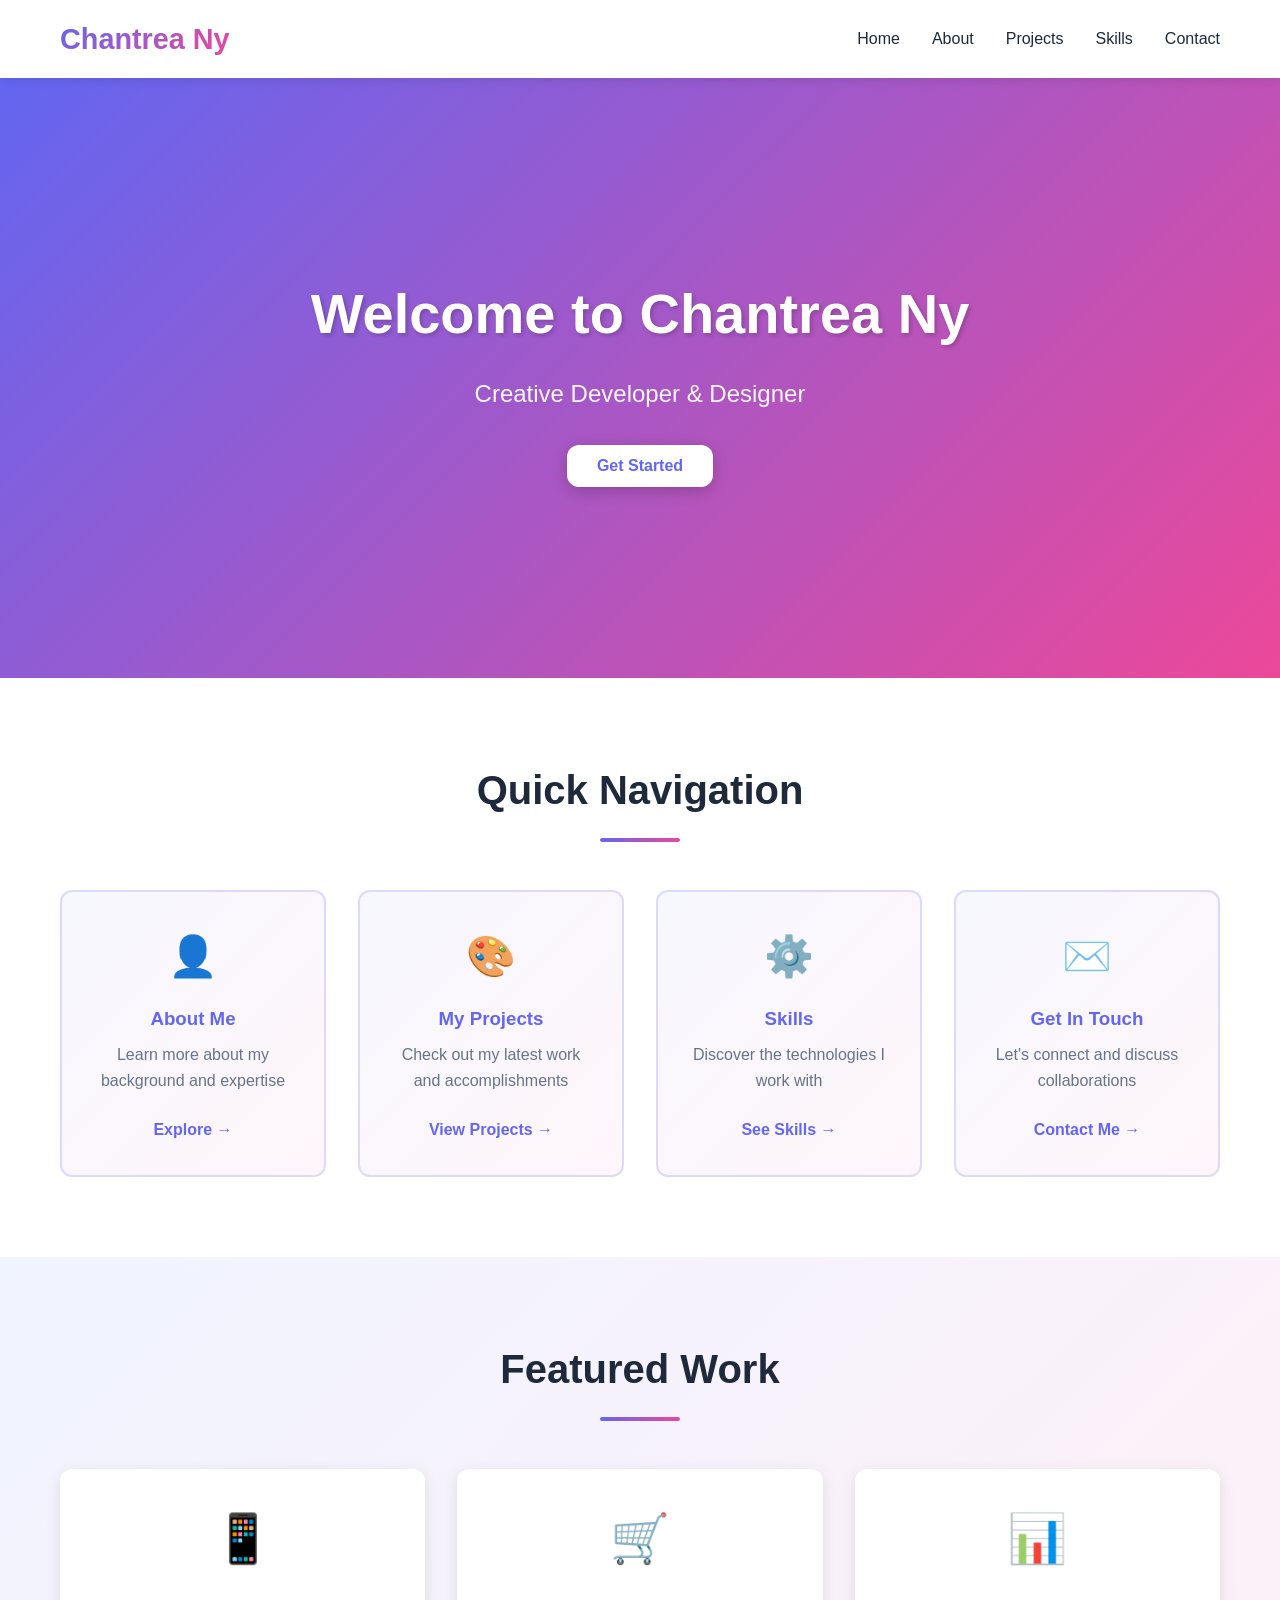
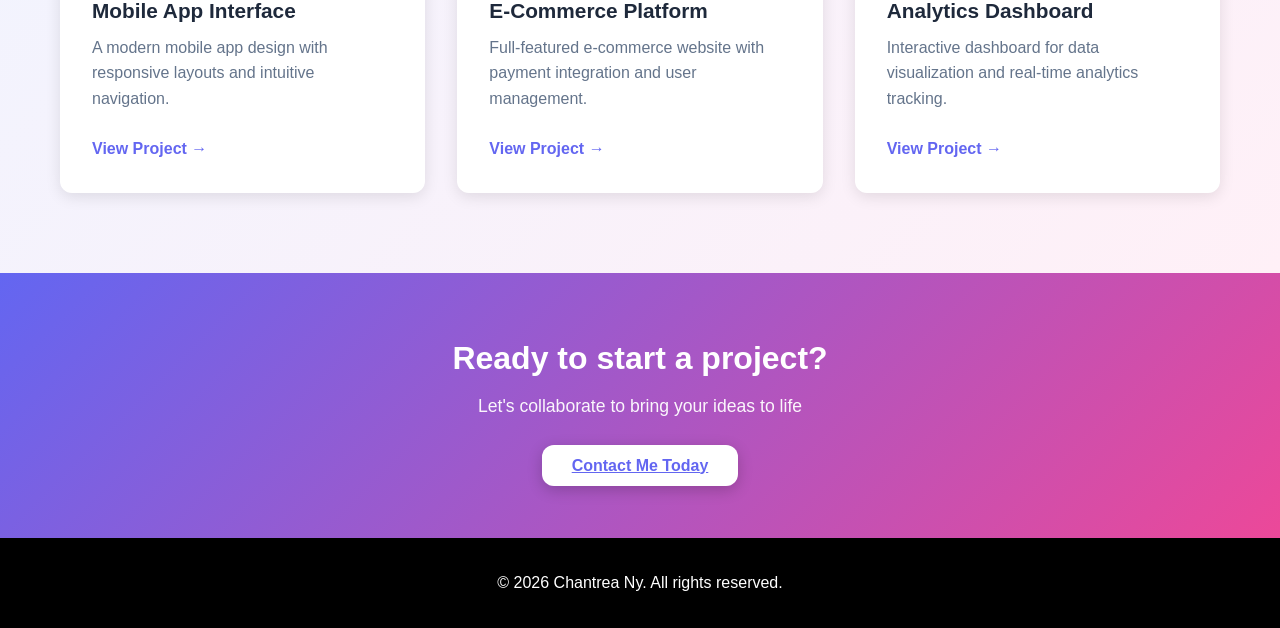
<file: index.html>
<!DOCTYPE html>
<html lang="en">
<head>
    <meta charset="UTF-8">
    <meta name="viewport" content="width=device-width, initial-scale=1.0">
    <title>Chantrea Ny</title>
    <meta name="description" content="Chantrea is a Web Software Engineer. Explore my portfolio, projects, skills, and experience in web development.">
</head>
    <link rel="stylesheet" href="styles.css">
<body>
    <!-- Navigation Bar -->
    <nav class="navbar">
        <div class="nav-container">
            <div class="logo">Chantrea Ny</div>
            <ul class="nav-menu">
                <li><a href="home.html" class="nav-link">Home</a></li>
                <li><a href="about.html" class="nav-link">About</a></li>
                <li><a href="projects.html" class="nav-link">Projects</a></li>
                <li><a href="skills.html" class="nav-link">Skills</a></li>
                <li><a href="contact.html" class="nav-link">Contact</a></li>
            </ul>
        </div>
    </nav>

    <!-- Home Section -->
    <section class="hero">
        <div class="hero-content">
            <h1 class="hero-title">Welcome to Chantrea Ny</h1>
            <p class="hero-subtitle">Creative Developer & Designer</p>
            <button class="cta-button" onclick="window.location.href='projects.html'">Get Started</button>
        </div>
    </section>

    <!-- Quick Links Section -->
    <section class="quick-links">
        <div class="container">
            <h2 class="section-title">Quick Navigation</h2>
            <div class="links-grid">
                <div class="link-card">
                    <div class="link-icon">👤</div>
                    <h3>About Me</h3>
                    <p>Learn more about my background and expertise</p>
                    <a href="about.html" class="link-button">Explore →</a>
                </div>
                <div class="link-card">
                    <div class="link-icon">🎨</div>
                    <h3>My Projects</h3>
                    <p>Check out my latest work and accomplishments</p>
                    <a href="projects.html" class="link-button">View Projects →</a>
                </div>
                <div class="link-card">
                    <div class="link-icon">⚙️</div>
                    <h3>Skills</h3>
                    <p>Discover the technologies I work with</p>
                    <a href="skills.html" class="link-button">See Skills →</a>
                </div>
                <div class="link-card">
                    <div class="link-icon">✉️</div>
                    <h3>Get In Touch</h3>
                    <p>Let's connect and discuss collaborations</p>
                    <a href="contact.html" class="link-button">Contact Me →</a>
                </div>
            </div>
        </div>
    </section>

    <!-- Featured Projects Preview -->
    <section class="featured-preview">
        <div class="container">
            <h2 class="section-title">Featured Work</h2>
            <div class="projects-grid">
                <div class="project-card">
                    <div class="project-image">📱</div>
                    <h3>Mobile App Interface</h3>
                    <p>A modern mobile app design with responsive layouts and intuitive navigation.</p>
                    <a href="projects.html" class="project-link">View Project →</a>
                </div>

                <div class="project-card">
                    <div class="project-image">🛒</div>
                    <h3>E-Commerce Platform</h3>
                    <p>Full-featured e-commerce website with payment integration and user management.</p>
                    <a href="projects.html" class="project-link">View Project →</a>
                </div>

                <div class="project-card">
                    <div class="project-image">📊</div>
                    <h3>Analytics Dashboard</h3>
                    <p>Interactive dashboard for data visualization and real-time analytics tracking.</p>
                    <a href="projects.html" class="project-link">View Project →</a>
                </div>
            </div>
        </div>
    </section>

    <!-- Call to Action -->
    <section class="cta-section">
        <div class="container">
            <h2>Ready to start a project?</h2>
            <p>Let's collaborate to bring your ideas to life</p>
            <a href="contact.html" class="cta-button">Contact Me Today</a>
        </div>
    </section>

    <!-- Footer -->
    <footer class="footer">
        <div class="container">
            <p>&copy; 2026 Chantrea Ny. All rights reserved.</p>
        </div>
    </footer>

    <script src="script.js"></script>
</body>
</html>
</file>
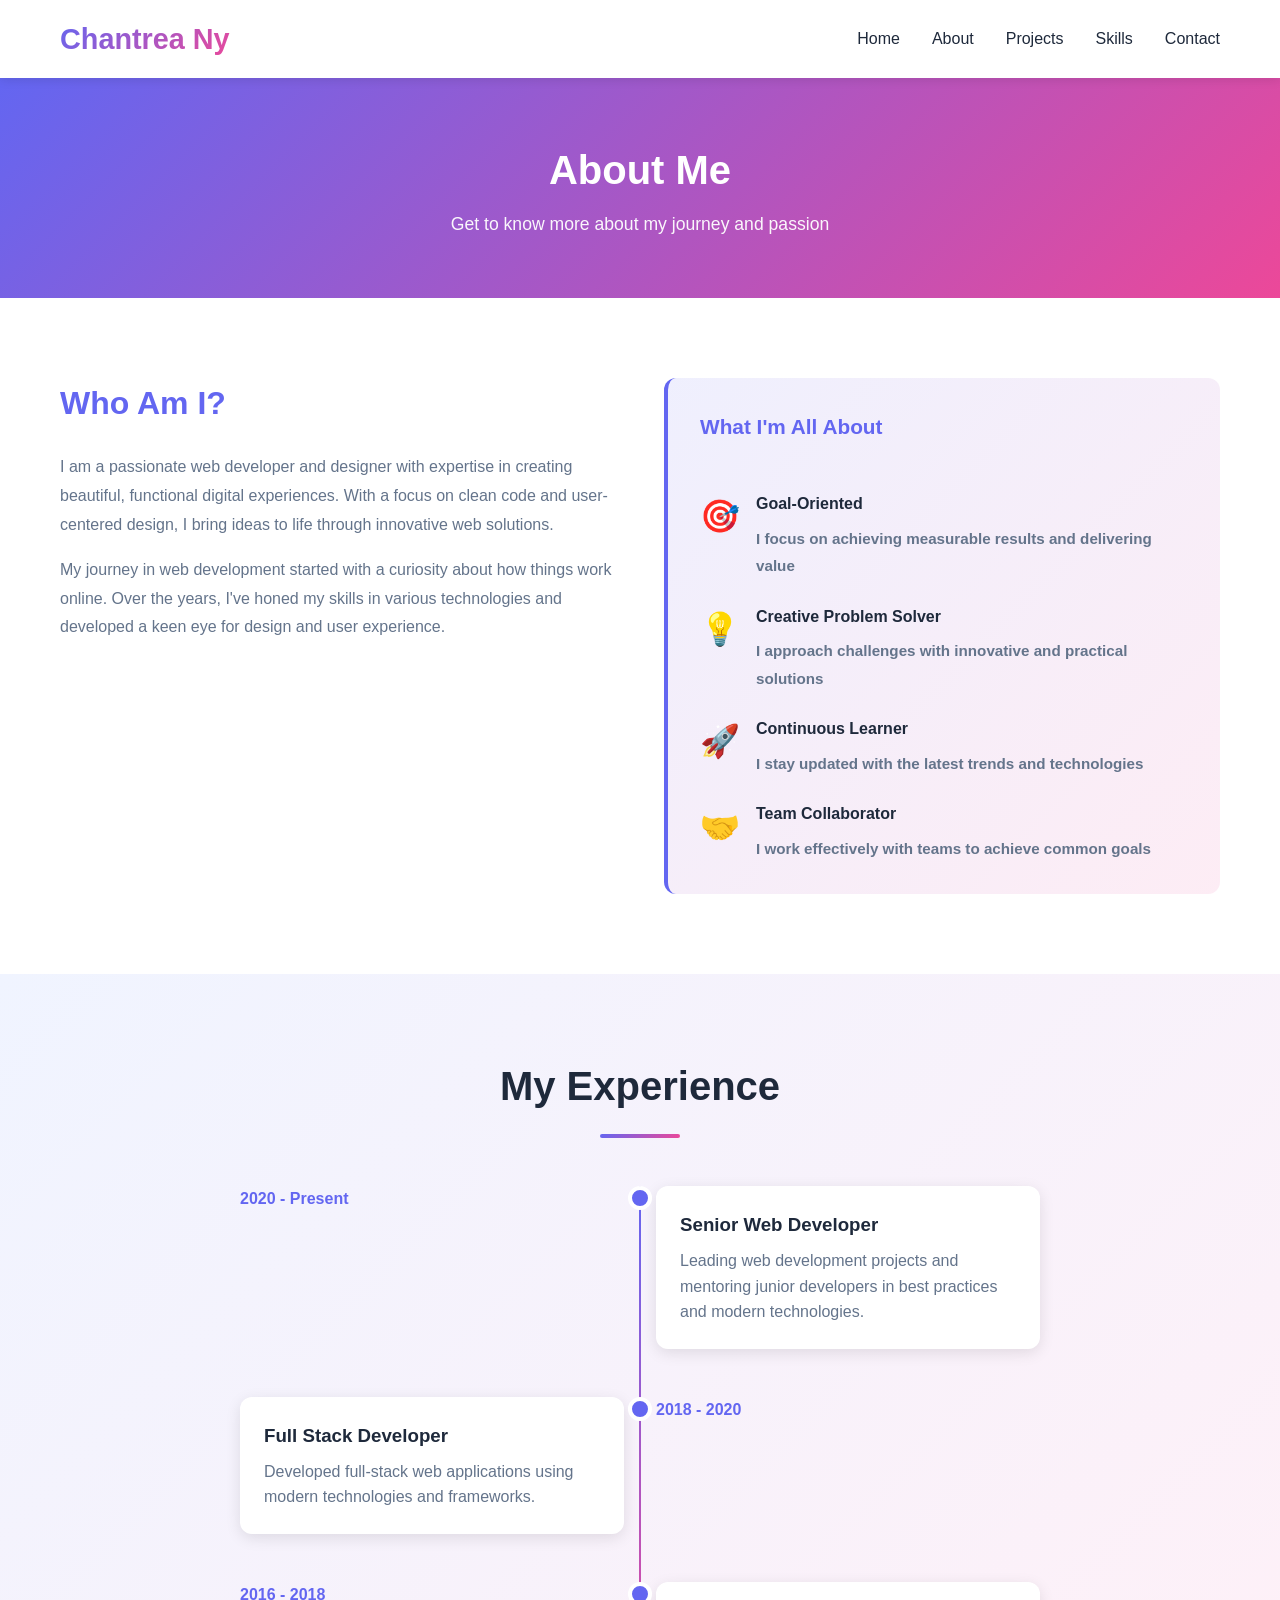
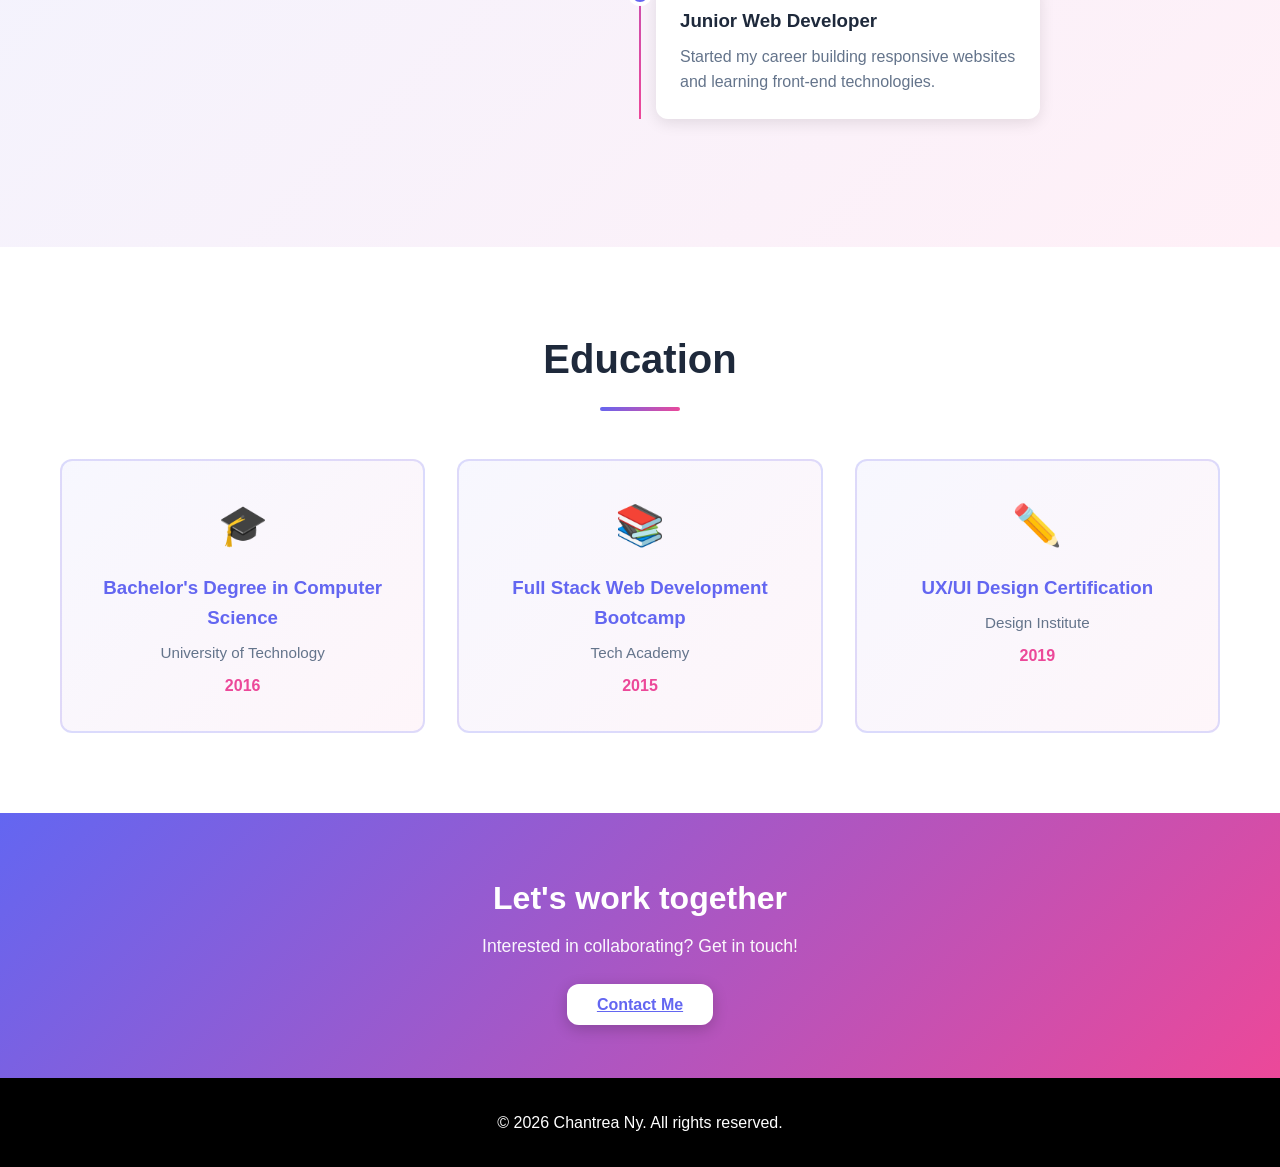
<file: about.html>
<!DOCTYPE html>
<html lang="en">
<head>
    <meta charset="UTF-8">
    <meta name="viewport" content="width=device-width, initial-scale=1.0">
    <title>About - Chantrea Ny</title>
    <link rel="stylesheet" href="styles.css">
    <meta name="description" content="Chantrea is a Web Software Engineer. Explore my portfolio, skills, projects, and experience.">
</head>
<body>
    <!-- Navigation Bar -->
    <nav class="navbar">
        <div class="nav-container">
            <div class="logo">Chantrea Ny</div>
            <ul class="nav-menu">
                <li><a href="home.html" class="nav-link">Home</a></li>
                <li><a href="about.html" class="nav-link">About</a></li>
                <li><a href="projects.html" class="nav-link">Projects</a></li>
                <li><a href="skills.html" class="nav-link">Skills</a></li>
                <li><a href="contact.html" class="nav-link">Contact</a></li>
            </ul>
        </div>
    </nav>

    <!-- Page Header -->
    <section class="page-header">
        <div class="container">
            <h1 class="page-title">About Me</h1>
            <p class="page-subtitle">Get to know more about my journey and passion</p>
        </div>
    </section>

    <!-- About Content -->
    <section class="about-section">
        <div class="container">
            <div class="about-content">
                <div class="about-text">
                    <h2>Who Am I?</h2>
                    <p>
                        I am a passionate web developer and designer with expertise in creating beautiful, 
                        functional digital experiences. With a focus on clean code and user-centered design, 
                        I bring ideas to life through innovative web solutions.
                    </p>
                    <p>
                        My journey in web development started with a curiosity about how things work online. 
                        Over the years, I've honed my skills in various technologies and developed a keen eye 
                        for design and user experience.
                    </p>
                </div>

                <div class="about-highlight">
                    <h3>What I'm All About</h3>
                    <div class="highlight-items">
                        <div class="highlight-item">
                            <span class="highlight-icon">🎯</span>
                            <div>
                                <h4>Goal-Oriented</h4>
                                <p>I focus on achieving measurable results and delivering value</p>
                            </div>
                        </div>
                        <div class="highlight-item">
                            <span class="highlight-icon">💡</span>
                            <div>
                                <h4>Creative Problem Solver</h4>
                                <p>I approach challenges with innovative and practical solutions</p>
                            </div>
                        </div>
                        <div class="highlight-item">
                            <span class="highlight-icon">🚀</span>
                            <div>
                                <h4>Continuous Learner</h4>
                                <p>I stay updated with the latest trends and technologies</p>
                            </div>
                        </div>
                        <div class="highlight-item">
                            <span class="highlight-icon">🤝</span>
                            <div>
                                <h4>Team Collaborator</h4>
                                <p>I work effectively with teams to achieve common goals</p>
                            </div>
                        </div>
                    </div>
                </div>
            </div>
        </div>
    </section>

    <!-- Experience Timeline -->
    <section class="experience-section">
        <div class="container">
            <h2 class="section-title">My Experience</h2>
            <div class="timeline">
                <div class="timeline-item">
                    <div class="timeline-date">2020 - Present</div>
                    <div class="timeline-content">
                        <h3>Senior Web Developer</h3>
                        <p>Leading web development projects and mentoring junior developers in best practices and modern technologies.</p>
                    </div>
                </div>
                <div class="timeline-item">
                    <div class="timeline-date">2018 - 2020</div>
                    <div class="timeline-content">
                        <h3>Full Stack Developer</h3>
                        <p>Developed full-stack web applications using modern technologies and frameworks.</p>
                    </div>
                </div>
                <div class="timeline-item">
                    <div class="timeline-date">2016 - 2018</div>
                    <div class="timeline-content">
                        <h3>Junior Web Developer</h3>
                        <p>Started my career building responsive websites and learning front-end technologies.</p>
                    </div>
                </div>
            </div>
        </div>
    </section>

    <!-- Education -->
    <section class="education-section">
        <div class="container">
            <h2 class="section-title">Education</h2>
            <div class="education-grid">
                <div class="education-card">
                    <div class="edu-icon">🎓</div>
                    <h3>Bachelor's Degree in Computer Science</h3>
                    <p class="edu-university">University of Technology</p>
                    <p class="edu-year">2016</p>
                </div>
                <div class="education-card">
                    <div class="edu-icon">📚</div>
                    <h3>Full Stack Web Development Bootcamp</h3>
                    <p class="edu-university">Tech Academy</p>
                    <p class="edu-year">2015</p>
                </div>
                <div class="education-card">
                    <div class="edu-icon">✏️</div>
                    <h3>UX/UI Design Certification</h3>
                    <p class="edu-university">Design Institute</p>
                    <p class="edu-year">2019</p>
                </div>
            </div>
        </div>
    </section>

    <!-- Call to Action -->
    <section class="cta-section">
        <div class="container">
            <h2>Let's work together</h2>
            <p>Interested in collaborating? Get in touch!</p>
            <a href="contact.html" class="cta-button">Contact Me</a>
        </div>
    </section>

    <!-- Footer -->
    <footer class="footer">
        <div class="container">
            <p>&copy; 2026 Chantrea Ny. All rights reserved.</p>
        </div>
    </footer>

    <script src="script.js"></script>
</body>
</html>
</file>
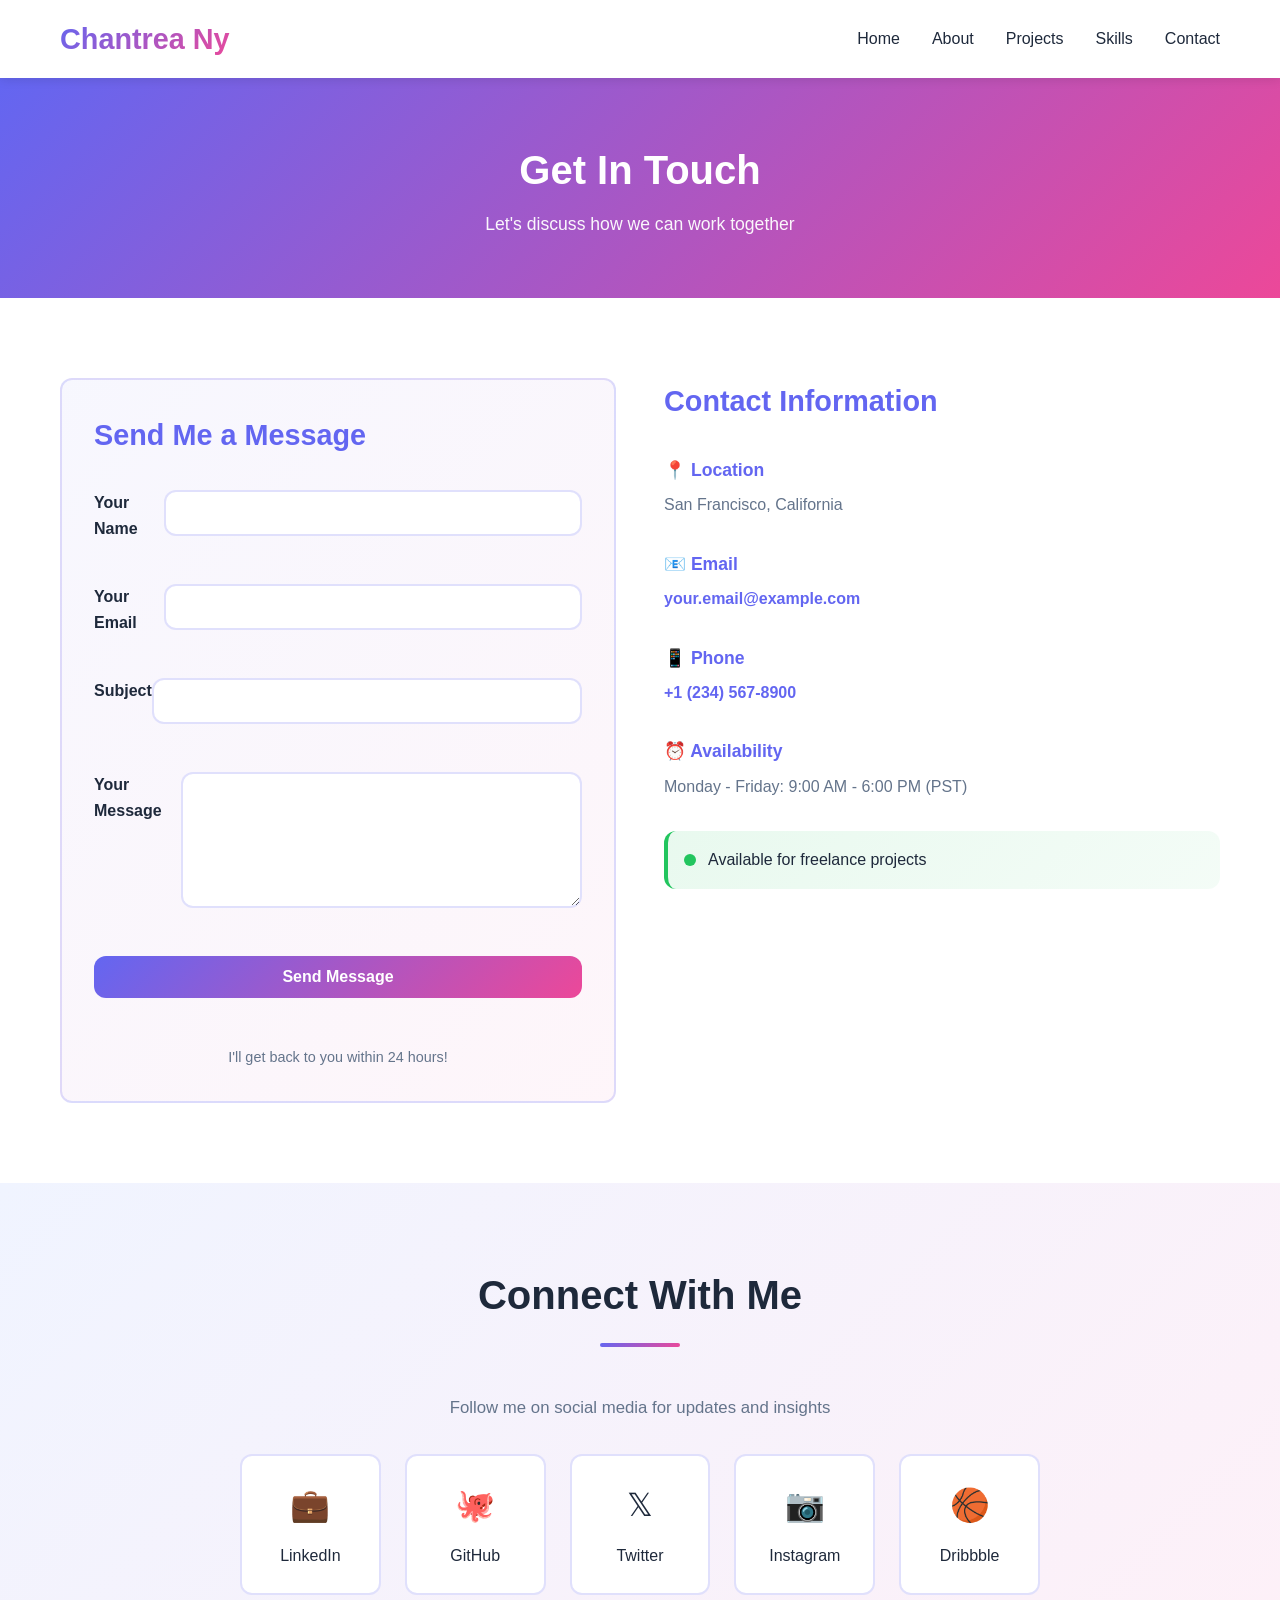
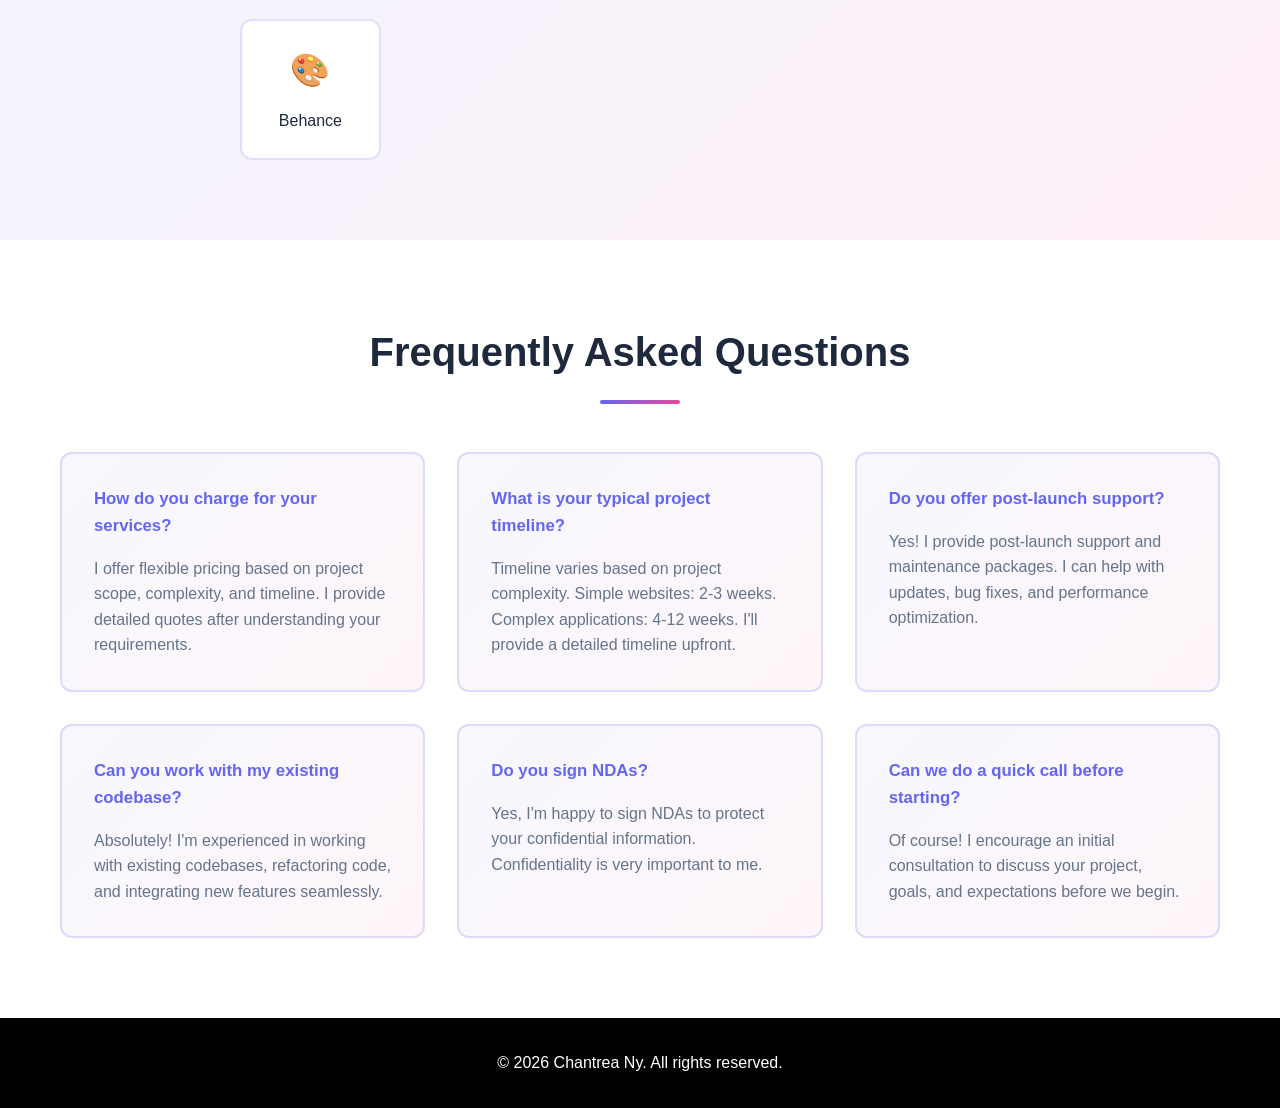
<file: contact.html>
<!DOCTYPE html>
<html lang="en">
<head>
    <meta charset="UTF-8">
    <meta name="viewport" content="width=device-width, initial-scale=1.0">
    <title>Contact - Chantrea Ny</title>
    <meta name="description" content="Chantrea is a Web Software Engineer. Explore my portfolio, projects, skills, and experience in web development.">
</head>
    <link rel="stylesheet" href="styles.css">
</head>
<body>
    <!-- Navigation Bar -->
    <nav class="navbar">
        <div class="nav-container">
            <div class="logo">Chantrea Ny</div>
            <ul class="nav-menu">
                <li><a href="home.html" class="nav-link">Home</a></li>
                <li><a href="about.html" class="nav-link">About</a></li>
                <li><a href="projects.html" class="nav-link">Projects</a></li>
                <li><a href="skills.html" class="nav-link">Skills</a></li>
                <li><a href="contact.html" class="nav-link">Contact</a></li>
            </ul>
        </div>
    </nav>

    <!-- Page Header -->
    <section class="page-header">
        <div class="container">
            <h1 class="page-title">Get In Touch</h1>
            <p class="page-subtitle">Let's discuss how we can work together</p>
        </div>
    </section>

    <!-- Contact Content -->
    <section class="contact-section">
        <div class="container">
            <div class="contact-wrapper">
                <!-- Contact Form -->
                <div class="contact-form-container">
                    <h2>Send Me a Message</h2>
                    <form class="contact-form" id="contactForm">
                        <div class="form-group">
                            <label for="name">Your Name</label>
                            <input type="text" id="name" placeholder="John Doe" required>
                        </div>

                        <div class="form-group">
                            <label for="email">Your Email</label>
                            <input type="email" id="email" placeholder="john@example.com" required>
                        </div>

                        <div class="form-group">
                            <label for="subject">Subject</label>
                            <input type="text" id="subject" placeholder="Project Inquiry" required>
                        </div>

                        <div class="form-group">
                            <label for="message">Your Message</label>
                            <textarea id="message" placeholder="Tell me about your project..." rows="6" required></textarea>
                        </div>

                        <button type="submit" class="submit-button">Send Message</button>
                    </form>
                    <p class="form-note">I'll get back to you within 24 hours!</p>
                </div>

                <!-- Contact Info -->
                <div class="contact-info-container">
                    <h2>Contact Information</h2>
                    
                    <div class="info-group">
                        <h3>📍 Location</h3>
                        <p>San Francisco, California</p>
                    </div>

                    <div class="info-group">
                        <h3>📧 Email</h3>
                        <p><a href="mailto:your.email@example.com">your.email@example.com</a></p>
                    </div>

                    <div class="info-group">
                        <h3>📱 Phone</h3>
                        <p><a href="tel:+1234567890">+1 (234) 567-8900</a></p>
                    </div>

                    <div class="info-group">
                        <h3>⏰ Availability</h3>
                        <p>Monday - Friday: 9:00 AM - 6:00 PM (PST)</p>
                    </div>

                    <div class="availability-status">
                        <span class="status-indicator"></span>
                        <span>Available for freelance projects</span>
                    </div>
                </div>
            </div>
        </div>
    </section>

    <!-- Social Links -->
    <section class="social-section">
        <div class="container">
            <h2 class="section-title">Connect With Me</h2>
            <p class="section-subtitle">Follow me on social media for updates and insights</p>
            <div class="social-links">
                <a href="https://linkedin.com" target="_blank" class="social-link">
                    <span class="social-icon">💼</span>
                    <span>LinkedIn</span>
                </a>
                <a href="https://github.com" target="_blank" class="social-link">
                    <span class="social-icon">🐙</span>
                    <span>GitHub</span>
                </a>
                <a href="https://twitter.com" target="_blank" class="social-link">
                    <span class="social-icon">𝕏</span>
                    <span>Twitter</span>
                </a>
                <a href="https://instagram.com" target="_blank" class="social-link">
                    <span class="social-icon">📷</span>
                    <span>Instagram</span>
                </a>
                <a href="https://dribbble.com" target="_blank" class="social-link">
                    <span class="social-icon">🏀</span>
                    <span>Dribbble</span>
                </a>
                <a href="https://behance.net" target="_blank" class="social-link">
                    <span class="social-icon">🎨</span>
                    <span>Behance</span>
                </a>
            </div>
        </div>
    </section>

    <!-- FAQ Section -->
    <section class="faq-section">
        <div class="container">
            <h2 class="section-title">Frequently Asked Questions</h2>
            <div class="faq-grid">
                <div class="faq-item">
                    <h3>How do you charge for your services?</h3>
                    <p>I offer flexible pricing based on project scope, complexity, and timeline. I provide detailed quotes after understanding your requirements.</p>
                </div>

                <div class="faq-item">
                    <h3>What is your typical project timeline?</h3>
                    <p>Timeline varies based on project complexity. Simple websites: 2-3 weeks. Complex applications: 4-12 weeks. I'll provide a detailed timeline upfront.</p>
                </div>

                <div class="faq-item">
                    <h3>Do you offer post-launch support?</h3>
                    <p>Yes! I provide post-launch support and maintenance packages. I can help with updates, bug fixes, and performance optimization.</p>
                </div>

                <div class="faq-item">
                    <h3>Can you work with my existing codebase?</h3>
                    <p>Absolutely! I'm experienced in working with existing codebases, refactoring code, and integrating new features seamlessly.</p>
                </div>

                <div class="faq-item">
                    <h3>Do you sign NDAs?</h3>
                    <p>Yes, I'm happy to sign NDAs to protect your confidential information. Confidentiality is very important to me.</p>
                </div>

                <div class="faq-item">
                    <h3>Can we do a quick call before starting?</h3>
                    <p>Of course! I encourage an initial consultation to discuss your project, goals, and expectations before we begin.</p>
                </div>
            </div>
        </div>
    </section>

    <!-- Footer -->
    <footer class="footer">
        <div class="container">
            <p>&copy; 2026 Chantrea Ny. All rights reserved.</p>
        </div>
    </footer>

    <script src="script.js"></script>
    <script>
        // Contact Form Handler
        document.getElementById('contactForm').addEventListener('submit', function(e) {
            e.preventDefault();
            
            // Get form values
            const name = document.getElementById('name').value;
            const email = document.getElementById('email').value;
            const subject = document.getElementById('subject').value;
            const message = document.getElementById('message').value;

            // Validate
            if (!name || !email || !subject || !message) {
                alert('Please fill in all fields');
                return;
            }

            // Show success message
            alert(`Thank you ${name}! Your message has been sent. I'll get back to you soon!`);
            
            // Reset form
            this.reset();
        });
    </script>
</body>
</html>
</file>
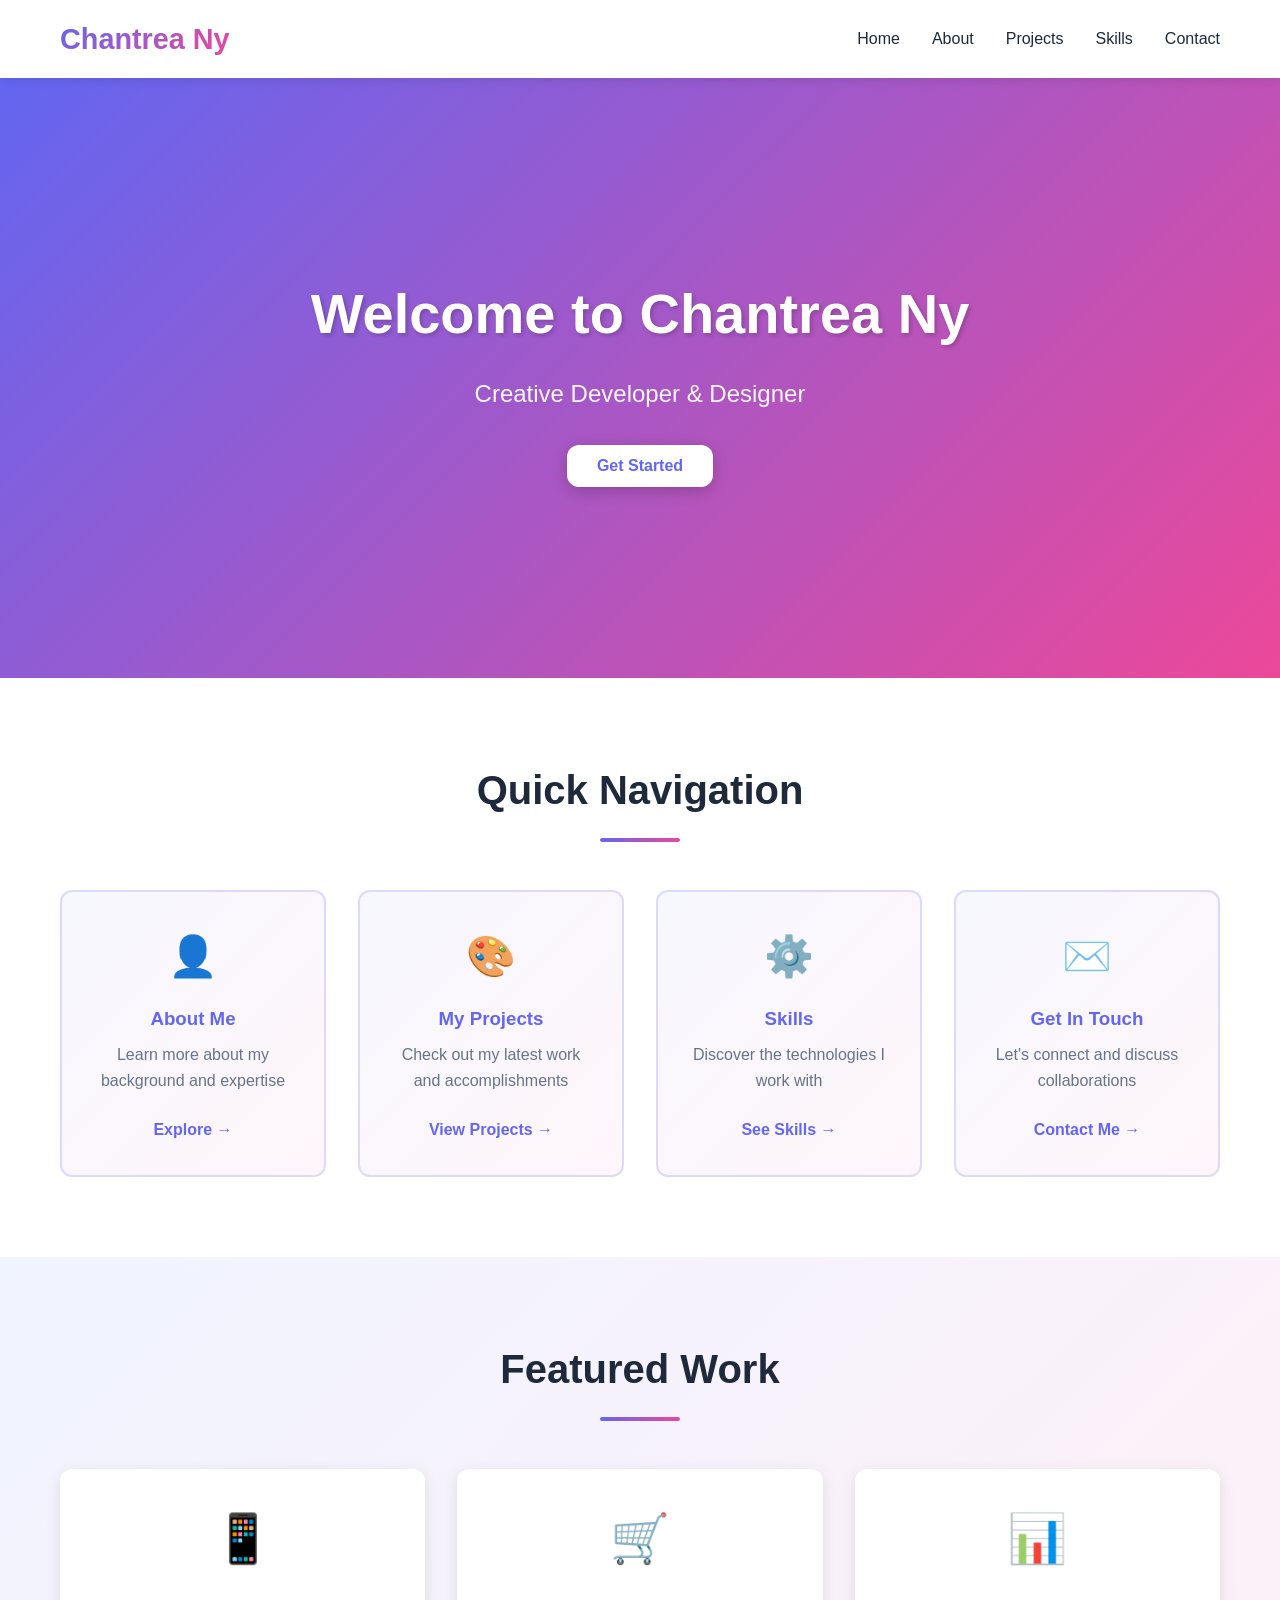
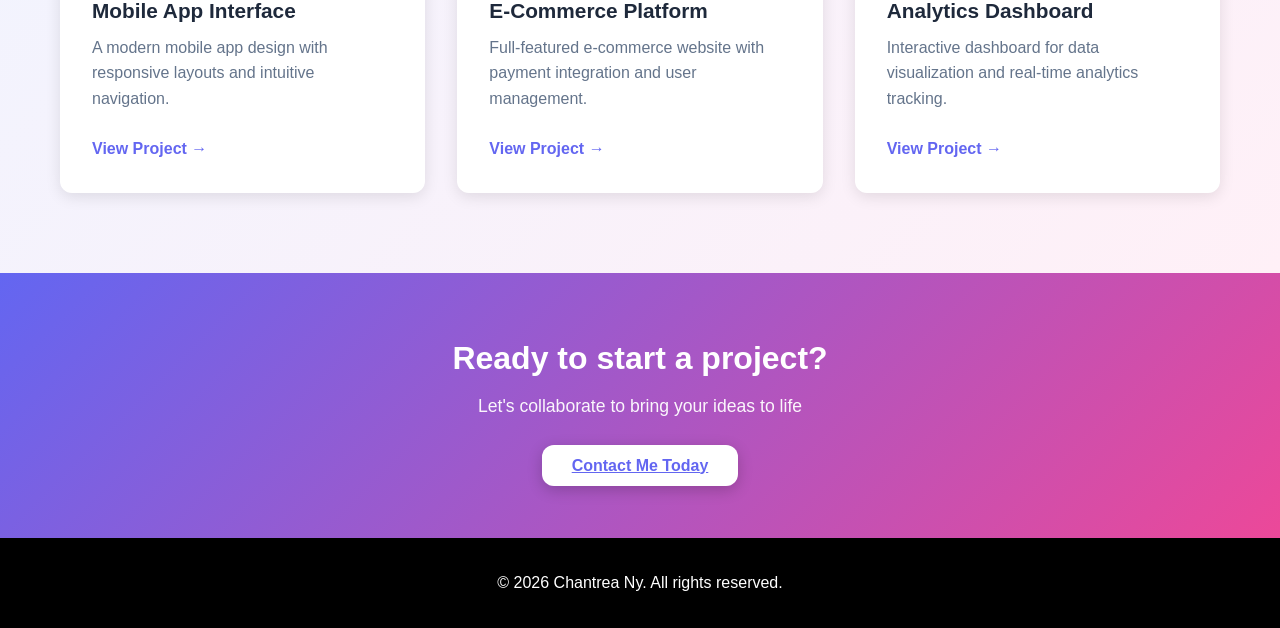
<file: home.html>
<!DOCTYPE html>
<html lang="en">
<head>
    <meta charset="UTF-8">
    <meta name="viewport" content="width=device-width, initial-scale=1.0">
    <title>Home - Chantrea Ny</title>
    <meta name="description" content="Chantrea is a Web Software Engineer. Explore my portfolio, projects, skills, and experience in web development.">
</head>
    <link rel="stylesheet" href="styles.css">
</head>
<body>
    <!-- Navigation Bar -->
    <nav class="navbar">
        <div class="nav-container">
            <div class="logo">Chantrea Ny</div>
            <ul class="nav-menu">
                <li><a href="home.html" class="nav-link">Home</a></li>
                <li><a href="about.html" class="nav-link">About</a></li>
                <li><a href="projects.html" class="nav-link">Projects</a></li>
                <li><a href="skills.html" class="nav-link">Skills</a></li>
                <li><a href="contact.html" class="nav-link">Contact</a></li>
            </ul>
        </div>
    </nav>

    <!-- Home Section -->
    <section class="hero">
        <div class="hero-content">
            <h1 class="hero-title">Welcome to Chantrea Ny</h1>
            <p class="hero-subtitle">Creative Developer & Designer</p>
            <button class="cta-button" onclick="window.location.href='projects.html'">Get Started</button>
        </div>
    </section>

    <!-- Quick Links Section -->
    <section class="quick-links">
        <div class="container">
            <h2 class="section-title">Quick Navigation</h2>
            <div class="links-grid">
                <div class="link-card">
                    <div class="link-icon">👤</div>
                    <h3>About Me</h3>
                    <p>Learn more about my background and expertise</p>
                    <a href="about.html" class="link-button">Explore →</a>
                </div>
                <div class="link-card">
                    <div class="link-icon">🎨</div>
                    <h3>My Projects</h3>
                    <p>Check out my latest work and accomplishments</p>
                    <a href="projects.html" class="link-button">View Projects →</a>
                </div>
                <div class="link-card">
                    <div class="link-icon">⚙️</div>
                    <h3>Skills</h3>
                    <p>Discover the technologies I work with</p>
                    <a href="skills.html" class="link-button">See Skills →</a>
                </div>
                <div class="link-card">
                    <div class="link-icon">✉️</div>
                    <h3>Get In Touch</h3>
                    <p>Let's connect and discuss collaborations</p>
                    <a href="contact.html" class="link-button">Contact Me →</a>
                </div>
            </div>
        </div>
    </section>

    <!-- Featured Projects Preview -->
    <section class="featured-preview">
        <div class="container">
            <h2 class="section-title">Featured Work</h2>
            <div class="projects-grid">
                <div class="project-card">
                    <div class="project-image">📱</div>
                    <h3>Mobile App Interface</h3>
                    <p>A modern mobile app design with responsive layouts and intuitive navigation.</p>
                    <a href="projects.html" class="project-link">View Project →</a>
                </div>

                <div class="project-card">
                    <div class="project-image">🛒</div>
                    <h3>E-Commerce Platform</h3>
                    <p>Full-featured e-commerce website with payment integration and user management.</p>
                    <a href="projects.html" class="project-link">View Project →</a>
                </div>

                <div class="project-card">
                    <div class="project-image">📊</div>
                    <h3>Analytics Dashboard</h3>
                    <p>Interactive dashboard for data visualization and real-time analytics tracking.</p>
                    <a href="projects.html" class="project-link">View Project →</a>
                </div>
            </div>
        </div>
    </section>

    <!-- Call to Action -->
    <section class="cta-section">
        <div class="container">
            <h2>Ready to start a project?</h2>
            <p>Let's collaborate to bring your ideas to life</p>
            <a href="contact.html" class="cta-button">Contact Me Today</a>
        </div>
    </section>

    <!-- Footer -->
    <footer class="footer">
        <div class="container">
            <p>&copy; 2026 Chantrea Ny. All rights reserved.</p>
        </div>
    </footer>

    <script src="script.js"></script>
</body>
</html>
</file>
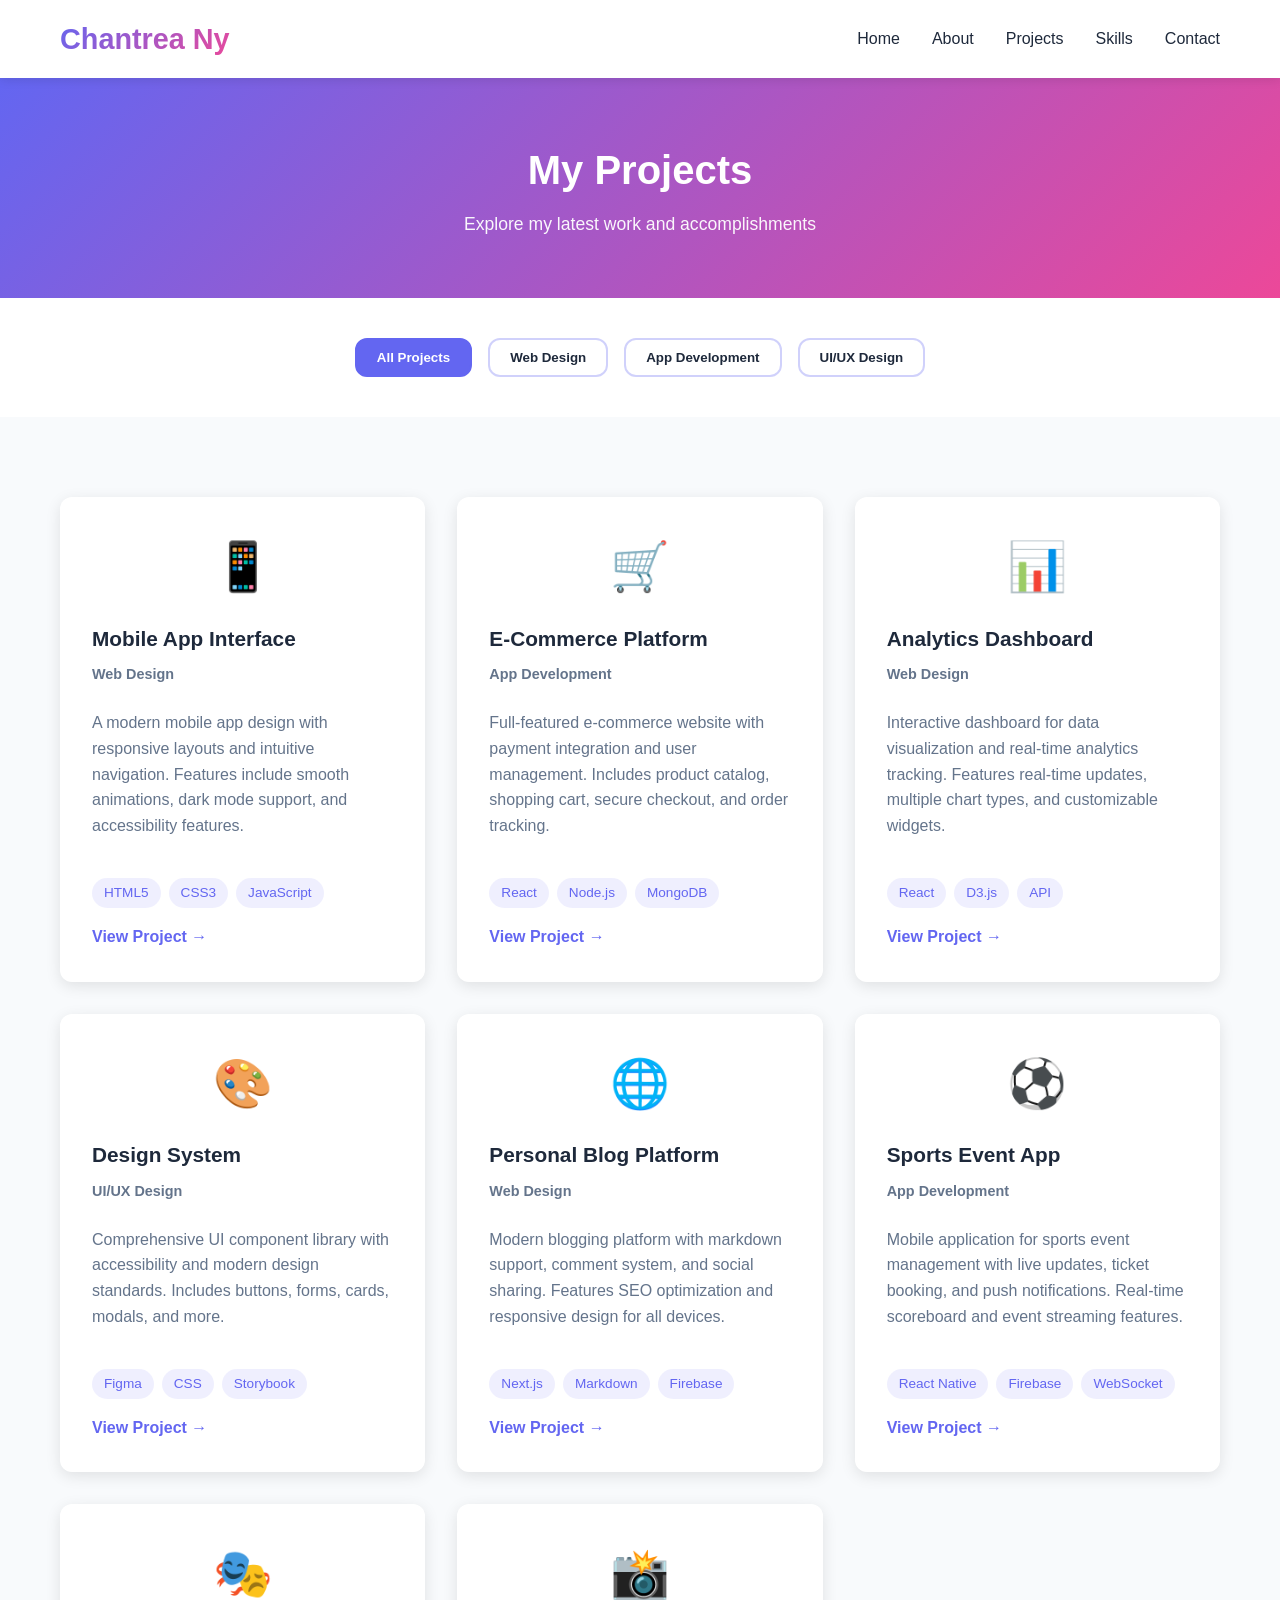
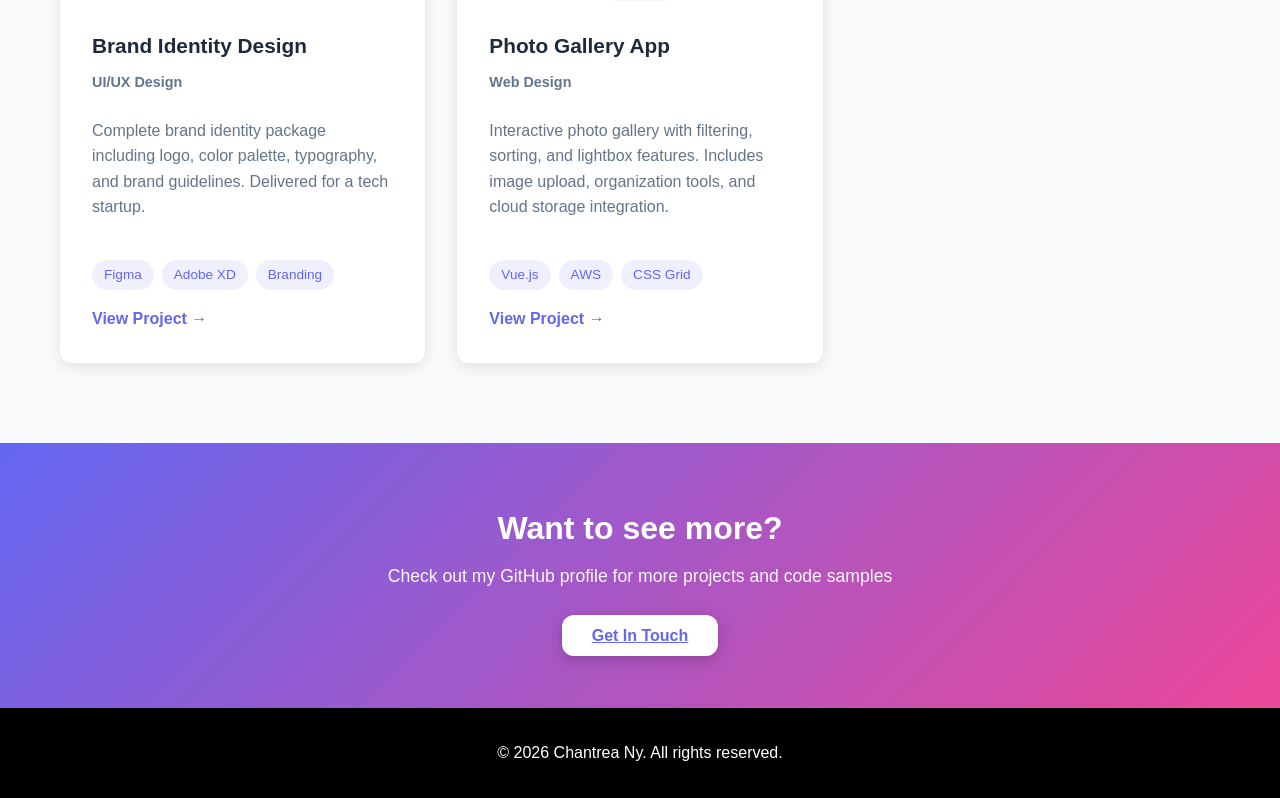
<file: projects.html>
<!DOCTYPE html>
<html lang="en">
<head>
    <meta charset="UTF-8">
    <meta name="viewport" content="width=device-width, initial-scale=1.0">
    <title> Chantrea Ny</title>
    <meta name="description" content="Chantrea is a Web Software Engineer. Explore my portfolio, projects, skills, and experience in web development.">
</head>
    <link rel="stylesheet" href="styles.css">
</head>
<body>
    <!-- Navigation Bar -->
    <nav class="navbar">
        <div class="nav-container">
            <div class="logo">Chantrea Ny</div>
            <ul class="nav-menu">
                <li><a href="home.html" class="nav-link">Home</a></li>
                <li><a href="about.html" class="nav-link">About</a></li>
                <li><a href="projects.html" class="nav-link">Projects</a></li>
                <li><a href="skills.html" class="nav-link">Skills</a></li>
                <li><a href="contact.html" class="nav-link">Contact</a></li>
            </ul>
        </div>
    </nav>

    <!-- Page Header -->
    <section class="page-header">
        <div class="container">
            <h1 class="page-title">My Projects</h1>
            <p class="page-subtitle">Explore my latest work and accomplishments</p>
        </div>
    </section>

    <!-- Filter Buttons -->
    <section class="filter-section">
        <div class="container">
            <div class="filter-buttons">
                <button class="filter-btn active" onclick="filterProjects('all')">All Projects</button>
                <button class="filter-btn" onclick="filterProjects('web')">Web Design</button>
                <button class="filter-btn" onclick="filterProjects('app')">App Development</button>
                <button class="filter-btn" onclick="filterProjects('design')">UI/UX Design</button>
            </div>
        </div>
    </section>

    <!-- Projects Grid -->
    <section class="projects-section">
        <div class="container">
            <div class="projects-grid">
                <!-- Project 1 -->
                <div class="project-card" data-category="web">
                    <div class="project-image">📱</div>
                    <h3>Mobile App Interface</h3>
                    <p class="project-category">Web Design</p>
                    <p>
                        A modern mobile app design with responsive layouts and intuitive navigation. 
                        Features include smooth animations, dark mode support, and accessibility features.
                    </p>
                    <div class="project-tech">
                        <span class="tech-tag">HTML5</span>
                        <span class="tech-tag">CSS3</span>
                        <span class="tech-tag">JavaScript</span>
                    </div>
                    <a href="#" class="project-link">View Project →</a>
                </div>

                <!-- Project 2 -->
                <div class="project-card" data-category="app">
                    <div class="project-image">🛒</div>
                    <h3>E-Commerce Platform</h3>
                    <p class="project-category">App Development</p>
                    <p>
                        Full-featured e-commerce website with payment integration and user management. 
                        Includes product catalog, shopping cart, secure checkout, and order tracking.
                    </p>
                    <div class="project-tech">
                        <span class="tech-tag">React</span>
                        <span class="tech-tag">Node.js</span>
                        <span class="tech-tag">MongoDB</span>
                    </div>
                    <a href="#" class="project-link">View Project →</a>
                </div>

                <!-- Project 3 -->
                <div class="project-card" data-category="web">
                    <div class="project-image">📊</div>
                    <h3>Analytics Dashboard</h3>
                    <p class="project-category">Web Design</p>
                    <p>
                        Interactive dashboard for data visualization and real-time analytics tracking. 
                        Features real-time updates, multiple chart types, and customizable widgets.
                    </p>
                    <div class="project-tech">
                        <span class="tech-tag">React</span>
                        <span class="tech-tag">D3.js</span>
                        <span class="tech-tag">API</span>
                    </div>
                    <a href="#" class="project-link">View Project →</a>
                </div>

                <!-- Project 4 -->
                <div class="project-card" data-category="design">
                    <div class="project-image">🎨</div>
                    <h3>Design System</h3>
                    <p class="project-category">UI/UX Design</p>
                    <p>
                        Comprehensive UI component library with accessibility and modern design standards. 
                        Includes buttons, forms, cards, modals, and more.
                    </p>
                    <div class="project-tech">
                        <span class="tech-tag">Figma</span>
                        <span class="tech-tag">CSS</span>
                        <span class="tech-tag">Storybook</span>
                    </div>
                    <a href="#" class="project-link">View Project →</a>
                </div>

                <!-- Project 5 -->
                <div class="project-card" data-category="web">
                    <div class="project-image">🌐</div>
                    <h3>Personal Blog Platform</h3>
                    <p class="project-category">Web Design</p>
                    <p>
                        Modern blogging platform with markdown support, comment system, and social sharing. 
                        Features SEO optimization and responsive design for all devices.
                    </p>
                    <div class="project-tech">
                        <span class="tech-tag">Next.js</span>
                        <span class="tech-tag">Markdown</span>
                        <span class="tech-tag">Firebase</span>
                    </div>
                    <a href="#" class="project-link">View Project →</a>
                </div>

                <!-- Project 6 -->
                <div class="project-card" data-category="app">
                    <div class="project-image">⚽</div>
                    <h3>Sports Event App</h3>
                    <p class="project-category">App Development</p>
                    <p>
                        Mobile application for sports event management with live updates, ticket booking, 
                        and push notifications. Real-time scoreboard and event streaming features.
                    </p>
                    <div class="project-tech">
                        <span class="tech-tag">React Native</span>
                        <span class="tech-tag">Firebase</span>
                        <span class="tech-tag">WebSocket</span>
                    </div>
                    <a href="#" class="project-link">View Project →</a>
                </div>

                <!-- Project 7 -->
                <div class="project-card" data-category="design">
                    <div class="project-image">🎭</div>
                    <h3>Brand Identity Design</h3>
                    <p class="project-category">UI/UX Design</p>
                    <p>
                        Complete brand identity package including logo, color palette, typography, 
                        and brand guidelines. Delivered for a tech startup.
                    </p>
                    <div class="project-tech">
                        <span class="tech-tag">Figma</span>
                        <span class="tech-tag">Adobe XD</span>
                        <span class="tech-tag">Branding</span>
                    </div>
                    <a href="#" class="project-link">View Project →</a>
                </div>

                <!-- Project 8 -->
                <div class="project-card" data-category="web">
                    <div class="project-image">📸</div>
                    <h3>Photo Gallery App</h3>
                    <p class="project-category">Web Design</p>
                    <p>
                        Interactive photo gallery with filtering, sorting, and lightbox features. 
                        Includes image upload, organization tools, and cloud storage integration.
                    </p>
                    <div class="project-tech">
                        <span class="tech-tag">Vue.js</span>
                        <span class="tech-tag">AWS</span>
                        <span class="tech-tag">CSS Grid</span>
                    </div>
                    <a href="#" class="project-link">View Project →</a>
                </div>
            </div>
        </div>
    </section>

    <!-- Call to Action -->
    <section class="cta-section">
        <div class="container">
            <h2>Want to see more?</h2>
            <p>Check out my GitHub profile for more projects and code samples</p>
            <a href="contact.html" class="cta-button">Get In Touch</a>
        </div>
    </section>

    <!-- Footer -->
    <footer class="footer">
        <div class="container">
            <p>&copy; 2026 Chantrea Ny. All rights reserved.</p>
        </div>
    </footer>

    <script src="script.js"></script>
    <script>
        function filterProjects(category) {
            const projects = document.querySelectorAll('.project-card');
            const buttons = document.querySelectorAll('.filter-btn');

            // Update active button
            buttons.forEach(btn => btn.classList.remove('active'));
            event.target.classList.add('active');

            // Filter projects
            projects.forEach(project => {
                if (category === 'all' || project.dataset.category === category) {
                    project.style.display = 'block';
                    setTimeout(() => project.style.opacity = '1', 10);
                } else {
                    project.style.opacity = '0';
                    setTimeout(() => project.style.display = 'none', 300);
                }
            });
        }
    </script>
</body>
</html>
</file>
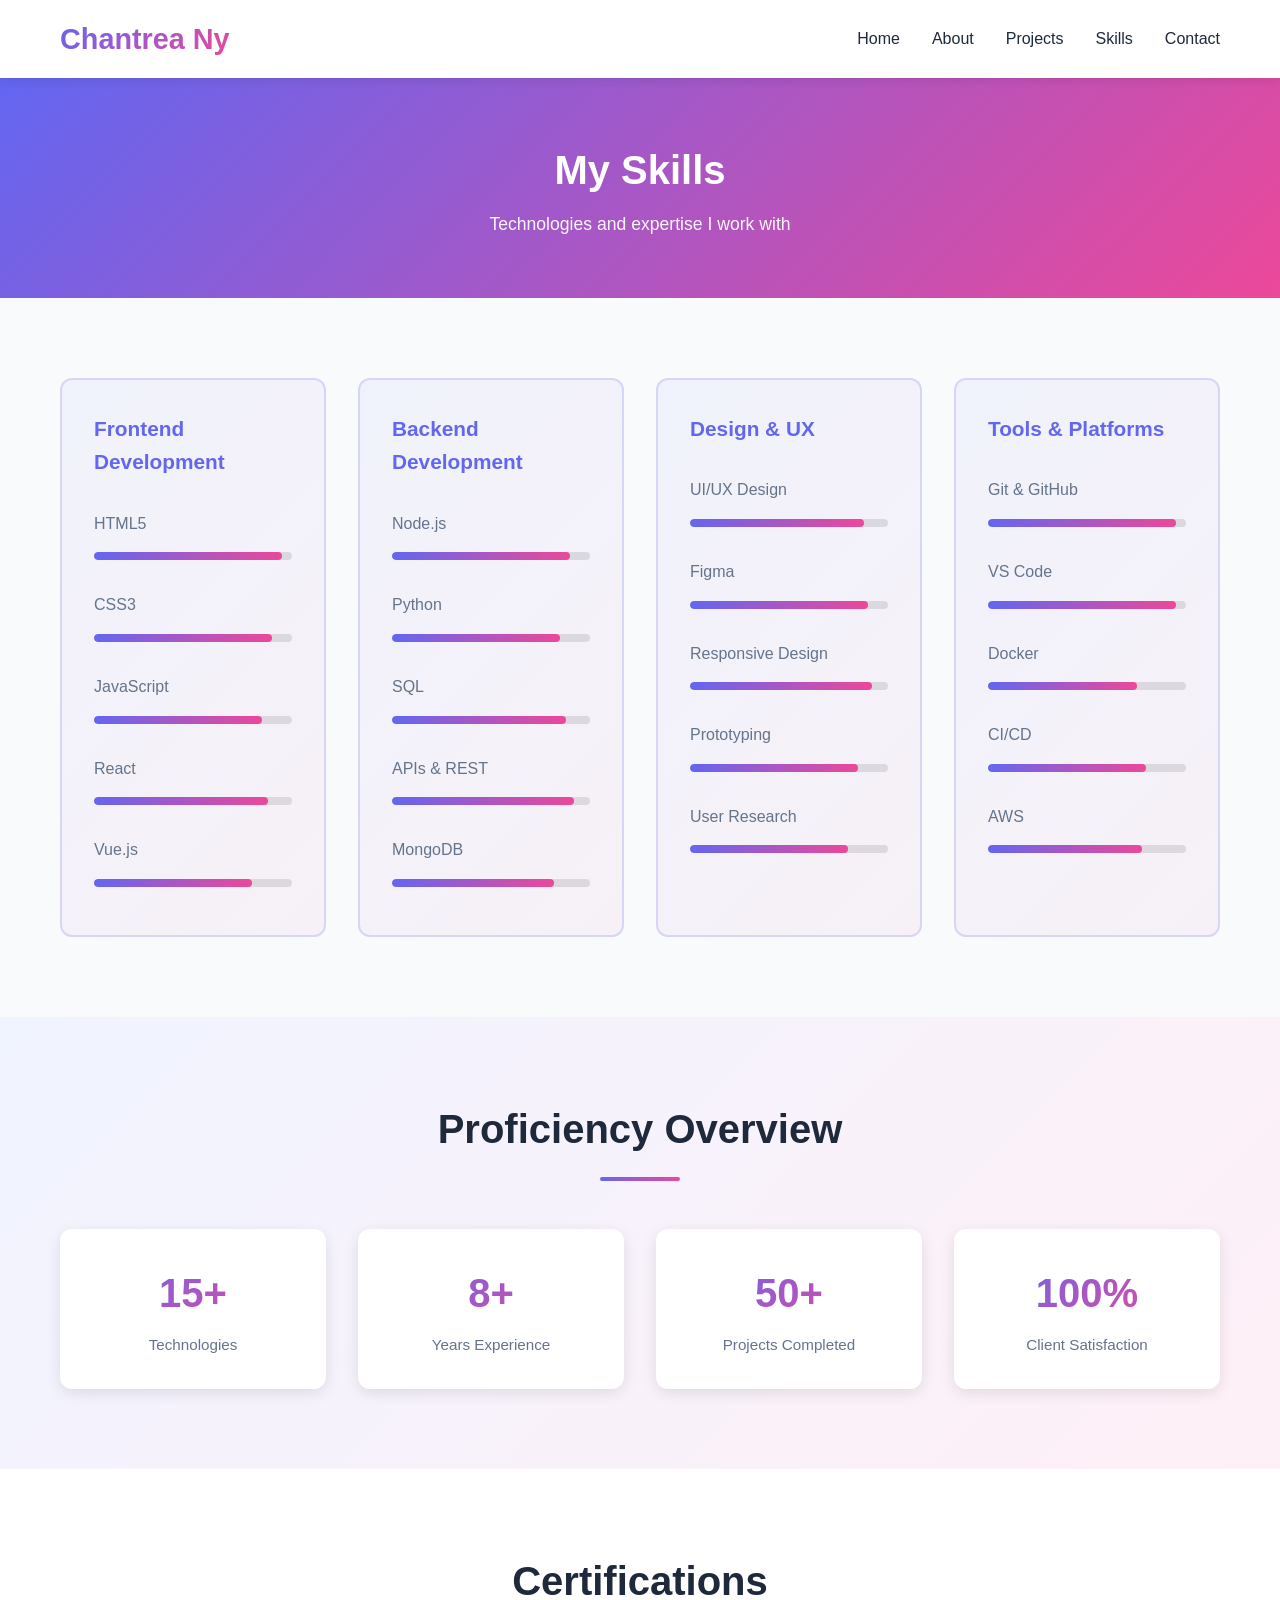
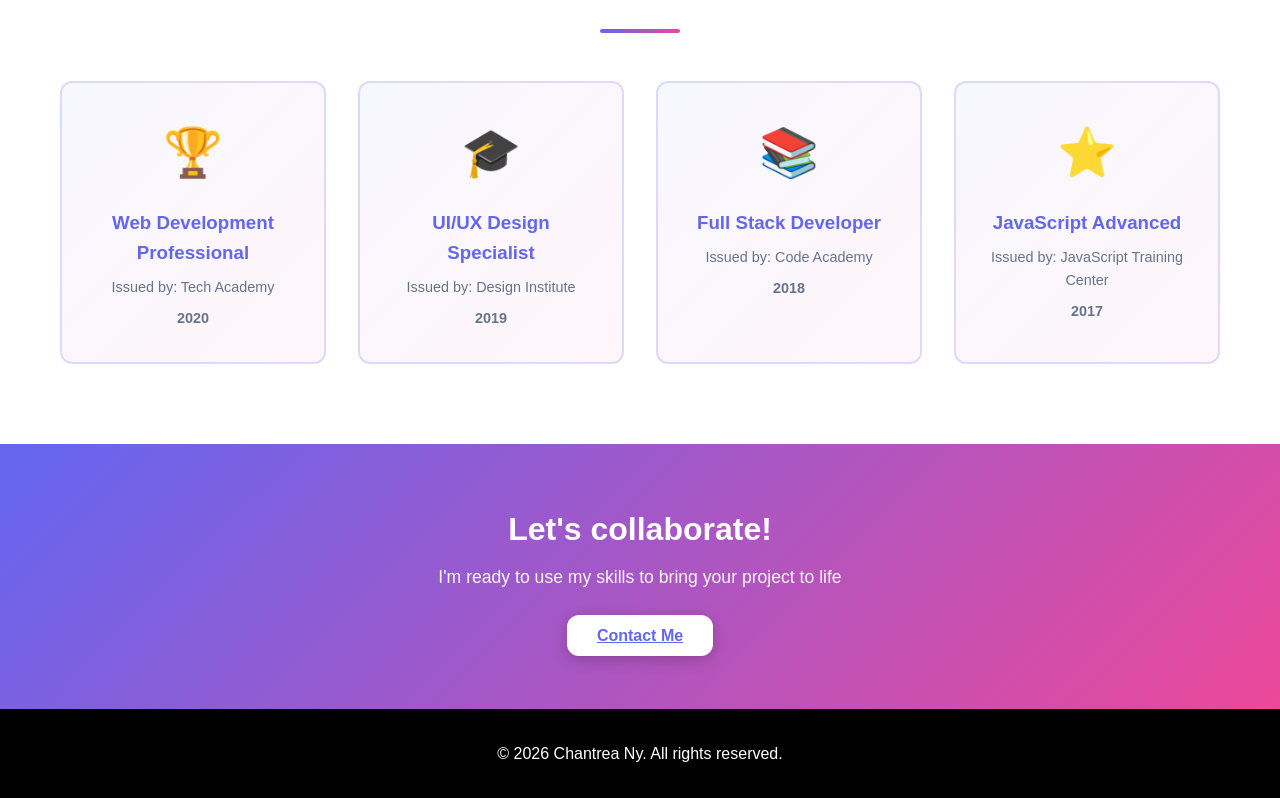
<file: skills.html>
<!DOCTYPE html>
<html lang="en">
<head>
    <meta charset="UTF-8">
    <meta name="viewport" content="width=device-width, initial-scale=1.0">
    <title>Skills - Chantrea Ny</title>
    <link rel="stylesheet" href="styles.css">
</head>
<body>
    <!-- Navigation Bar -->
    <nav class="navbar">
        <div class="nav-container">
            <div class="logo">Chantrea Ny</div>
            <ul class="nav-menu">
                <li><a href="home.html" class="nav-link">Home</a></li>
                <li><a href="about.html" class="nav-link">About</a></li>
                <li><a href="projects.html" class="nav-link">Projects</a></li>
                <li><a href="skills.html" class="nav-link">Skills</a></li>
                <li><a href="contact.html" class="nav-link">Contact</a></li>
            </ul>
        </div>
    </nav>

    <!-- Page Header -->
    <section class="page-header">
        <div class="container">
            <h1 class="page-title">My Skills</h1>
            <p class="page-subtitle">Technologies and expertise I work with</p>
        </div>
    </section>

    <!-- Skills Grid -->
    <section class="skills-section">
        <div class="container">
            <div class="skills-grid">
                <!-- Frontend Skills -->
                <div class="skill-item">
                    <h3>Frontend Development</h3>
                    <ul>
                        <li>
                            <span>HTML5</span>
                            <div class="skill-bar">
                                <div class="skill-progress" style="width: 95%"></div>
                            </div>
                        </li>
                        <li>
                            <span>CSS3</span>
                            <div class="skill-bar">
                                <div class="skill-progress" style="width: 90%"></div>
                            </div>
                        </li>
                        <li>
                            <span>JavaScript</span>
                            <div class="skill-bar">
                                <div class="skill-progress" style="width: 85%"></div>
                            </div>
                        </li>
                        <li>
                            <span>React</span>
                            <div class="skill-bar">
                                <div class="skill-progress" style="width: 88%"></div>
                            </div>
                        </li>
                        <li>
                            <span>Vue.js</span>
                            <div class="skill-bar">
                                <div class="skill-progress" style="width: 80%"></div>
                            </div>
                        </li>
                    </ul>
                </div>

                <!-- Backend Skills -->
                <div class="skill-item">
                    <h3>Backend Development</h3>
                    <ul>
                        <li>
                            <span>Node.js</span>
                            <div class="skill-bar">
                                <div class="skill-progress" style="width: 90%"></div>
                            </div>
                        </li>
                        <li>
                            <span>Python</span>
                            <div class="skill-bar">
                                <div class="skill-progress" style="width: 85%"></div>
                            </div>
                        </li>
                        <li>
                            <span>SQL</span>
                            <div class="skill-bar">
                                <div class="skill-progress" style="width: 88%"></div>
                            </div>
                        </li>
                        <li>
                            <span>APIs & REST</span>
                            <div class="skill-bar">
                                <div class="skill-progress" style="width: 92%"></div>
                            </div>
                        </li>
                        <li>
                            <span>MongoDB</span>
                            <div class="skill-bar">
                                <div class="skill-progress" style="width: 82%"></div>
                            </div>
                        </li>
                    </ul>
                </div>

                <!-- Design Skills -->
                <div class="skill-item">
                    <h3>Design & UX</h3>
                    <ul>
                        <li>
                            <span>UI/UX Design</span>
                            <div class="skill-bar">
                                <div class="skill-progress" style="width: 88%"></div>
                            </div>
                        </li>
                        <li>
                            <span>Figma</span>
                            <div class="skill-bar">
                                <div class="skill-progress" style="width: 90%"></div>
                            </div>
                        </li>
                        <li>
                            <span>Responsive Design</span>
                            <div class="skill-bar">
                                <div class="skill-progress" style="width: 92%"></div>
                            </div>
                        </li>
                        <li>
                            <span>Prototyping</span>
                            <div class="skill-bar">
                                <div class="skill-progress" style="width: 85%"></div>
                            </div>
                        </li>
                        <li>
                            <span>User Research</span>
                            <div class="skill-bar">
                                <div class="skill-progress" style="width: 80%"></div>
                            </div>
                        </li>
                    </ul>
                </div>

                <!-- Tools & Platforms -->
                <div class="skill-item">
                    <h3>Tools & Platforms</h3>
                    <ul>
                        <li>
                            <span>Git & GitHub</span>
                            <div class="skill-bar">
                                <div class="skill-progress" style="width: 95%"></div>
                            </div>
                        </li>
                        <li>
                            <span>VS Code</span>
                            <div class="skill-bar">
                                <div class="skill-progress" style="width: 95%"></div>
                            </div>
                        </li>
                        <li>
                            <span>Docker</span>
                            <div class="skill-bar">
                                <div class="skill-progress" style="width: 75%"></div>
                            </div>
                        </li>
                        <li>
                            <span>CI/CD</span>
                            <div class="skill-bar">
                                <div class="skill-progress" style="width: 80%"></div>
                            </div>
                        </li>
                        <li>
                            <span>AWS</span>
                            <div class="skill-bar">
                                <div class="skill-progress" style="width: 78%"></div>
                            </div>
                        </li>
                    </ul>
                </div>
            </div>
        </div>
    </section>

    <!-- Proficiency Summary -->
    <section class="proficiency-section">
        <div class="container">
            <h2 class="section-title">Proficiency Overview</h2>
            <div class="proficiency-grid">
                <div class="proficiency-card">
                    <div class="proficiency-stat">
                        <span class="stat-number">15+</span>
                        <span class="stat-label">Technologies</span>
                    </div>
                </div>
                <div class="proficiency-card">
                    <div class="proficiency-stat">
                        <span class="stat-number">8+</span>
                        <span class="stat-label">Years Experience</span>
                    </div>
                </div>
                <div class="proficiency-card">
                    <div class="proficiency-stat">
                        <span class="stat-number">50+</span>
                        <span class="stat-label">Projects Completed</span>
                    </div>
                </div>
                <div class="proficiency-card">
                    <div class="proficiency-stat">
                        <span class="stat-number">100%</span>
                        <span class="stat-label">Client Satisfaction</span>
                    </div>
                </div>
            </div>
        </div>
    </section>

    <!-- Certifications -->
    <section class="certifications-section">
        <div class="container">
            <h2 class="section-title">Certifications</h2>
            <div class="certifications-grid">
                <div class="cert-card">
                    <div class="cert-icon">🏆</div>
                    <h3>Web Development Professional</h3>
                    <p>Issued by: Tech Academy</p>
                    <p class="cert-date">2020</p>
                </div>
                <div class="cert-card">
                    <div class="cert-icon">🎓</div>
                    <h3>UI/UX Design Specialist</h3>
                    <p>Issued by: Design Institute</p>
                    <p class="cert-date">2019</p>
                </div>
                <div class="cert-card">
                    <div class="cert-icon">📚</div>
                    <h3>Full Stack Developer</h3>
                    <p>Issued by: Code Academy</p>
                    <p class="cert-date">2018</p>
                </div>
                <div class="cert-card">
                    <div class="cert-icon">⭐</div>
                    <h3>JavaScript Advanced</h3>
                    <p>Issued by: JavaScript Training Center</p>
                    <p class="cert-date">2017</p>
                </div>
            </div>
        </div>
    </section>

    <!-- Call to Action -->
    <section class="cta-section">
        <div class="container">
            <h2>Let's collaborate!</h2>
            <p>I'm ready to use my skills to bring your project to life</p>
            <a href="contact.html" class="cta-button">Contact Me</a>
        </div>
    </section>

    <!-- Footer -->
    <footer class="footer">
        <div class="container">
            <p>&copy; 2026 Chantrea Ny. All rights reserved.</p>
        </div>
    </footer>

    <script src="script.js"></script>
</body>
</html>
</file>
<file: styles.css>
/* ===========================
   GENERAL STYLES
   =========================== */

* {
    margin: 0;
    padding: 0;
    box-sizing: border-box;
}

:root {
    --primary-color: #6366f1;
    --secondary-color: #ec4899;
    --dark-bg: #0f172a;
    --light-bg: #f8fafc;
    --text-dark: #1e293b;
    --text-light: #64748b;
    --white: #ffffff;
    --border-radius: 12px;
    --transition: all 0.3s ease;
}

html {
    scroll-behavior: smooth;
}

body {
    font-family: 'Segoe UI', Tahoma, Geneva, Verdana, sans-serif;
    line-height: 1.6;
    color: var(--text-dark);
    background-color: var(--light-bg);
}

.container {
    max-width: 1200px;
    margin: 0 auto;
    padding: 0 20px;
}

/* ===========================
   NAVIGATION BAR
   =========================== */

.navbar {
    background: var(--white);
    box-shadow: 0 2px 10px rgba(0, 0, 0, 0.1);
    position: sticky;
    top: 0;
    z-index: 100;
}

.nav-container {
    max-width: 1200px;
    margin: 0 auto;
    padding: 1rem 20px;
    display: flex;
    justify-content: space-between;
    align-items: center;
}

.logo {
    font-size: 1.8rem;
    font-weight: 700;
    background: linear-gradient(135deg, var(--primary-color), var(--secondary-color));
    -webkit-background-clip: text;
    -webkit-text-fill-color: transparent;
    background-clip: text;
}

.nav-menu {
    display: flex;
    list-style: none;
    gap: 2rem;
}

.nav-link {
    text-decoration: none;
    color: var(--text-dark);
    font-weight: 500;
    transition: var(--transition);
    position: relative;
}

.nav-link:hover {
    color: var(--primary-color);
}

.nav-link::after {
    content: '';
    position: absolute;
    bottom: -5px;
    left: 0;
    width: 0;
    height: 2px;
    background: var(--primary-color);
    transition: var(--transition);
}

.nav-link:hover::after {
    width: 100%;
}

/* ===========================
   HERO SECTION
   =========================== */

.hero {
    background: linear-gradient(135deg, var(--primary-color), var(--secondary-color));
    color: var(--white);
    padding: 120px 20px;
    text-align: center;
    min-height: 600px;
    display: flex;
    align-items: center;
    justify-content: center;
}

.hero-content {
    animation: slideUp 0.8s ease-out;
}

@keyframes slideUp {
    from {
        opacity: 0;
        transform: translateY(30px);
    }
    to {
        opacity: 1;
        transform: translateY(0);
    }
}

.hero-title {
    font-size: 3.5rem;
    margin-bottom: 1rem;
    font-weight: 800;
    text-shadow: 2px 2px 4px rgba(0, 0, 0, 0.2);
}

.hero-subtitle {
    font-size: 1.5rem;
    margin-bottom: 2rem;
    opacity: 0.95;
}

.cta-button {
    background: var(--white);
    color: var(--primary-color);
    padding: 12px 30px;
    border: none;
    border-radius: var(--border-radius);
    font-size: 1rem;
    font-weight: 600;
    cursor: pointer;
    transition: var(--transition);
    box-shadow: 0 4px 15px rgba(0, 0, 0, 0.2);
}

.cta-button:hover {
    transform: translateY(-3px);
    box-shadow: 0 6px 20px rgba(0, 0, 0, 0.3);
}

/* ===========================
   SECTION STYLES
   =========================== */

section {
    padding: 80px 20px;
}

.section-title {
    font-size: 2.5rem;
    text-align: center;
    margin-bottom: 3rem;
    color: var(--text-dark);
    position: relative;
    display: inline-block;
    width: 100%;
}

.section-title::after {
    content: '';
    display: block;
    width: 80px;
    height: 4px;
    background: linear-gradient(135deg, var(--primary-color), var(--secondary-color));
    margin: 1rem auto 0;
    border-radius: 2px;
}

/* ===========================
   ABOUT SECTION
   =========================== */

.about {
    background: var(--white);
}

.about-content {
    display: grid;
    grid-template-columns: 1fr 1fr;
    gap: 3rem;
    align-items: center;
}

.about-content p {
    font-size: 1.1rem;
    color: var(--text-light);
    line-height: 1.8;
}

.about-highlight {
    display: flex;
    flex-direction: column;
    gap: 1.5rem;
    padding: 2rem;
    background: linear-gradient(135deg, rgba(99, 102, 241, 0.1), rgba(236, 72, 153, 0.1));
    border-radius: var(--border-radius);
    border-left: 4px solid var(--primary-color);
}

.about-highlight p {
    font-size: 1.1rem;
    font-weight: 600;
    color: var(--primary-color);
}

/* ===========================
   PROJECTS SECTION
   =========================== */

.projects {
    background: linear-gradient(135deg, #f0f4ff, #fff0f7);
}

.projects-grid {
    display: grid;
    grid-template-columns: repeat(auto-fit, minmax(280px, 1fr));
    gap: 2rem;
}

.project-card {
    background: var(--white);
    border-radius: var(--border-radius);
    padding: 2rem;
    transition: var(--transition);
    box-shadow: 0 4px 15px rgba(0, 0, 0, 0.1);
    display: flex;
    flex-direction: column;
}

.project-card:hover {
    transform: translateY(-10px);
    box-shadow: 0 12px 30px rgba(99, 102, 241, 0.3);
}

.project-image {
    font-size: 3rem;
    margin-bottom: 1rem;
    text-align: center;
}

.project-card h3 {
    font-size: 1.3rem;
    margin-bottom: 0.5rem;
    color: var(--text-dark);
}

.project-card p {
    color: var(--text-light);
    margin-bottom: 1.5rem;
    flex-grow: 1;
}

.project-link {
    color: var(--primary-color);
    text-decoration: none;
    font-weight: 600;
    transition: var(--transition);
    display: inline-block;
}

.project-link:hover {
    color: var(--secondary-color);
    transform: translateX(5px);
}

/* ===========================
   SKILLS SECTION
   =========================== */

.skills {
    background: var(--white);
}

.skills-grid {
    display: grid;
    grid-template-columns: repeat(auto-fit, minmax(250px, 1fr));
    gap: 2rem;
}

.skill-item {
    background: linear-gradient(135deg, rgba(99, 102, 241, 0.05), rgba(236, 72, 153, 0.05));
    padding: 2rem;
    border-radius: var(--border-radius);
    border: 2px solid rgba(99, 102, 241, 0.2);
    transition: var(--transition);
}

.skill-item:hover {
    border-color: var(--primary-color);
    box-shadow: 0 8px 20px rgba(99, 102, 241, 0.2);
}

.skill-item h3 {
    color: var(--primary-color);
    margin-bottom: 1rem;
    font-size: 1.3rem;
}

.skill-item ul {
    list-style: none;
}

.skill-item li {
    padding: 0.5rem 0;
    color: var(--text-light);
    display: flex;
    align-items: center;
}

.skill-item li::before {
    content: '✓';
    display: inline-block;
    margin-right: 0.5rem;
    color: var(--secondary-color);
    font-weight: bold;
}

/* ===========================
   CONTACT SECTION
   =========================== */

.contact {
    background: linear-gradient(135deg, var(--dark-bg), #1a1f3a);
    color: var(--white);
}

.contact .section-title {
    color: var(--white);
}

.contact-subtitle {
    text-align: center;
    color: rgba(255, 255, 255, 0.8);
    font-size: 1.1rem;
    margin-bottom: 2rem;
}

.contact-form {
    max-width: 600px;
    margin: 0 auto 3rem;
    display: flex;
    flex-direction: column;
    gap: 1.5rem;
}

.form-group {
    display: flex;
}

.form-group input,
.form-group textarea {
    width: 100%;
    padding: 12px 15px;
    border: 2px solid rgba(255, 255, 255, 0.2);
    border-radius: var(--border-radius);
    background: rgba(255, 255, 255, 0.1);
    color: var(--white);
    font-size: 1rem;
    transition: var(--transition);
    font-family: inherit;
}

.form-group input::placeholder,
.form-group textarea::placeholder {
    color: rgba(255, 255, 255, 0.6);
}

.form-group input:focus,
.form-group textarea:focus {
    outline: none;
    border-color: var(--primary-color);
    background: rgba(255, 255, 255, 0.15);
}

.submit-button {
    background: linear-gradient(135deg, var(--primary-color), var(--secondary-color));
    color: var(--white);
    padding: 12px 30px;
    border: none;
    border-radius: var(--border-radius);
    font-size: 1rem;
    font-weight: 600;
    cursor: pointer;
    transition: var(--transition);
}

.submit-button:hover {
    transform: translateY(-3px);
    box-shadow: 0 6px 20px rgba(99, 102, 241, 0.4);
}

.social-links {
    display: flex;
    justify-content: center;
    gap: 1.5rem;
    flex-wrap: wrap;
}

.social-link {
    color: var(--white);
    text-decoration: none;
    padding: 10px 20px;
    border: 2px solid rgba(255, 255, 255, 0.3);
    border-radius: var(--border-radius);
    transition: var(--transition);
    font-weight: 500;
}

.social-link:hover {
    background: var(--primary-color);
    border-color: var(--primary-color);
    transform: translateY(-3px);
}

/* ===========================
   FOOTER
   =========================== */

.footer {
    background: #000;
    color: var(--white);
    text-align: center;
    padding: 2rem 20px;
}

/* ===========================
   RESPONSIVE DESIGN
   =========================== */

@media (max-width: 768px) {
    .nav-menu {
        gap: 1rem;
        font-size: 0.9rem;
    }

    .hero-title {
        font-size: 2rem;
    }

    .hero-subtitle {
        font-size: 1rem;
    }

    .section-title {
        font-size: 1.8rem;
    }

    .about-content {
        grid-template-columns: 1fr;
    }

    .projects-grid {
        grid-template-columns: 1fr;
    }

    .skills-grid {
        grid-template-columns: 1fr;
    }

    section {
        padding: 50px 20px;
    }

    .hero {
        min-height: 400px;
        padding: 60px 20px;
    }
}

@media (max-width: 480px) {
    .hero-title {
        font-size: 1.5rem;
    }

    .section-title {
        font-size: 1.5rem;
    }

    .nav-menu {
        gap: 0.5rem;
        font-size: 0.8rem;
    }

    .logo {
        font-size: 1.3rem;
    }

    .social-links {
        flex-direction: column;
        gap: 1rem;
    }

    .social-link {
        width: 100%;
    }
}

/* ===========================
   PAGE HEADER
   =========================== */

.page-header {
    background: linear-gradient(135deg, var(--primary-color), var(--secondary-color));
    color: var(--white);
    padding: 60px 20px;
    text-align: center;
}

.page-title {
    font-size: 2.5rem;
    margin-bottom: 0.5rem;
    font-weight: 800;
}

.page-subtitle {
    font-size: 1.1rem;
    opacity: 0.95;
}

/* ===========================
   QUICK LINKS SECTION
   =========================== */

.quick-links {
    background: var(--white);
}

.links-grid {
    display: grid;
    grid-template-columns: repeat(auto-fit, minmax(250px, 1fr));
    gap: 2rem;
}

.link-card {
    background: linear-gradient(135deg, rgba(99, 102, 241, 0.05), rgba(236, 72, 153, 0.05));
    border: 2px solid rgba(99, 102, 241, 0.2);
    padding: 2rem;
    border-radius: var(--border-radius);
    text-align: center;
    transition: var(--transition);
}

.link-card:hover {
    border-color: var(--primary-color);
    box-shadow: 0 8px 20px rgba(99, 102, 241, 0.2);
    transform: translateY(-5px);
}

.link-icon {
    font-size: 2.5rem;
    margin-bottom: 1rem;
}

.link-card h3 {
    color: var(--primary-color);
    margin-bottom: 0.5rem;
}

.link-card p {
    color: var(--text-light);
    margin-bottom: 1.5rem;
}

.link-button {
    display: inline-block;
    color: var(--primary-color);
    text-decoration: none;
    font-weight: 600;
    transition: var(--transition);
}

.link-button:hover {
    color: var(--secondary-color);
}

/* ===========================
   FEATURED PREVIEW
   =========================== */

.featured-preview {
    background: linear-gradient(135deg, #f0f4ff, #fff0f7);
}

/* ===========================
   CTA SECTION
   =========================== */

.cta-section {
    background: linear-gradient(135deg, var(--primary-color), var(--secondary-color));
    color: var(--white);
    padding: 60px 20px;
    text-align: center;
}

.cta-section h2 {
    font-size: 2rem;
    margin-bottom: 0.5rem;
}

.cta-section p {
    font-size: 1.1rem;
    margin-bottom: 2rem;
    opacity: 0.95;
}

.cta-section .cta-button {
    background: var(--white);
    color: var(--primary-color);
}

/* ===========================
   ABOUT SECTION (Page)
   =========================== */

.about-section {
    background: var(--white);
}

.about-section .about-content {
    display: grid;
    grid-template-columns: 1fr 1fr;
    gap: 3rem;
    align-items: start;
}

.about-text h2 {
    font-size: 2rem;
    color: var(--primary-color);
    margin-bottom: 1.5rem;
}

.about-text p {
    font-size: 1rem;
    color: var(--text-light);
    margin-bottom: 1rem;
    line-height: 1.8;
}

.about-highlight h3 {
    color: var(--primary-color);
    font-size: 1.3rem;
    margin-bottom: 1.5rem;
}

.highlight-items {
    display: flex;
    flex-direction: column;
    gap: 1.5rem;
}

.highlight-item {
    display: flex;
    gap: 1rem;
}

.highlight-icon {
    font-size: 2rem;
    flex-shrink: 0;
}

.highlight-item h4 {
    color: var(--text-dark);
    margin-bottom: 0.5rem;
}

.highlight-item p {
    color: var(--text-light);
    font-size: 0.95rem;
    margin: 0;
}

/* ===========================
   EXPERIENCE TIMELINE
   =========================== */

.experience-section {
    background: linear-gradient(135deg, #f0f4ff, #fff0f7);
}

.timeline {
    max-width: 800px;
    margin: 0 auto;
    position: relative;
}

.timeline::before {
    content: '';
    position: absolute;
    left: 50%;
    transform: translateX(-50%);
    width: 2px;
    height: 100%;
    background: linear-gradient(135deg, var(--primary-color), var(--secondary-color));
}

.timeline-item {
    margin-bottom: 3rem;
    display: grid;
    grid-template-columns: 1fr 1fr;
    gap: 2rem;
    position: relative;
}

.timeline-item:nth-child(even) {
    grid-template-columns: 1fr 1fr;
    direction: rtl;
}

.timeline-item:nth-child(even) > * {
    direction: ltr;
}

.timeline-item::before {
    content: '';
    position: absolute;
    left: 50%;
    transform: translateX(-50%);
    width: 16px;
    height: 16px;
    background: var(--primary-color);
    border: 4px solid var(--white);
    border-radius: 50%;
    top: 0;
}

.timeline-date {
    font-weight: 700;
    color: var(--primary-color);
    font-size: 1rem;
}

.timeline-content {
    background: var(--white);
    padding: 1.5rem;
    border-radius: var(--border-radius);
    box-shadow: 0 4px 15px rgba(0, 0, 0, 0.1);
}

.timeline-content h3 {
    color: var(--text-dark);
    margin-bottom: 0.5rem;
}

.timeline-content p {
    color: var(--text-light);
}

/* ===========================
   EDUCATION SECTION
   =========================== */

.education-section {
    background: var(--white);
}

.education-grid {
    display: grid;
    grid-template-columns: repeat(auto-fit, minmax(280px, 1fr));
    gap: 2rem;
}

.education-card {
    background: linear-gradient(135deg, rgba(99, 102, 241, 0.05), rgba(236, 72, 153, 0.05));
    padding: 2rem;
    border-radius: var(--border-radius);
    border: 2px solid rgba(99, 102, 241, 0.2);
    text-align: center;
    transition: var(--transition);
}

.education-card:hover {
    border-color: var(--primary-color);
    transform: translateY(-5px);
    box-shadow: 0 8px 20px rgba(99, 102, 241, 0.2);
}

.edu-icon {
    font-size: 2.5rem;
    margin-bottom: 1rem;
}

.education-card h3 {
    color: var(--primary-color);
    margin-bottom: 0.5rem;
}

.edu-university {
    color: var(--text-light);
    font-size: 0.95rem;
    margin-bottom: 0.5rem;
}

.edu-year {
    color: var(--secondary-color);
    font-weight: 600;
}

/* ===========================
   PROJECT FILTERS
   =========================== */

.filter-section {
    background: var(--white);
    padding: 40px 20px;
}

.filter-buttons {
    display: flex;
    justify-content: center;
    gap: 1rem;
    flex-wrap: wrap;
}

.filter-btn {
    padding: 10px 20px;
    border: 2px solid rgba(99, 102, 241, 0.3);
    background: transparent;
    color: var(--text-dark);
    border-radius: var(--border-radius);
    cursor: pointer;
    font-weight: 600;
    transition: var(--transition);
}

.filter-btn:hover {
    border-color: var(--primary-color);
    color: var(--primary-color);
}

.filter-btn.active {
    background: var(--primary-color);
    color: var(--white);
    border-color: var(--primary-color);
}

/* ===========================
   PROJECT TECH TAGS
   =========================== */

.project-tech {
    display: flex;
    flex-wrap: wrap;
    gap: 0.5rem;
    margin: 1rem 0;
}

.tech-tag {
    display: inline-block;
    background: rgba(99, 102, 241, 0.1);
    color: var(--primary-color);
    padding: 4px 12px;
    border-radius: 20px;
    font-size: 0.85rem;
    font-weight: 500;
}

.project-category {
    color: var(--secondary-color);
    font-size: 0.9rem;
    font-weight: 600;
    margin-bottom: 0.5rem;
}

/* ===========================
   SKILL PROGRESS BARS
   =========================== */

.skills-section .skill-item li {
    display: flex;
    align-items: center;
    justify-content: space-between;
    padding: 1rem 0;
    flex-wrap: wrap;
    gap: 1rem;
}

.skill-item li::before {
    display: none;
}

.skill-bar {
    flex: 1;
    min-width: 150px;
    height: 8px;
    background: rgba(0, 0, 0, 0.1);
    border-radius: 4px;
    overflow: hidden;
}

.skill-progress {
    height: 100%;
    background: linear-gradient(90deg, var(--primary-color), var(--secondary-color));
    border-radius: 4px;
    transition: width 0.8s ease-out;
}

/* ===========================
   PROFICIENCY SECTION
   =========================== */

.proficiency-section {
    background: linear-gradient(135deg, #f0f4ff, #fff0f7);
}

.proficiency-grid {
    display: grid;
    grid-template-columns: repeat(auto-fit, minmax(200px, 1fr));
    gap: 2rem;
}

.proficiency-card {
    background: var(--white);
    padding: 2rem;
    border-radius: var(--border-radius);
    text-align: center;
    box-shadow: 0 4px 15px rgba(0, 0, 0, 0.1);
    transition: var(--transition);
}

.proficiency-card:hover {
    transform: translateY(-5px);
    box-shadow: 0 8px 25px rgba(99, 102, 241, 0.2);
}

.proficiency-stat {
    display: flex;
    flex-direction: column;
}

.stat-number {
    font-size: 2.5rem;
    font-weight: 800;
    background: linear-gradient(135deg, var(--primary-color), var(--secondary-color));
    -webkit-background-clip: text;
    -webkit-text-fill-color: transparent;
    background-clip: text;
}

.stat-label {
    color: var(--text-light);
    font-size: 0.95rem;
    margin-top: 0.5rem;
}

/* ===========================
   CERTIFICATIONS SECTION
   =========================== */

.certifications-section {
    background: var(--white);
}

.certifications-grid {
    display: grid;
    grid-template-columns: repeat(auto-fit, minmax(250px, 1fr));
    gap: 2rem;
}

.cert-card {
    background: linear-gradient(135deg, rgba(99, 102, 241, 0.05), rgba(236, 72, 153, 0.05));
    padding: 2rem;
    border-radius: var(--border-radius);
    border: 2px solid rgba(99, 102, 241, 0.2);
    text-align: center;
    transition: var(--transition);
}

.cert-card:hover {
    border-color: var(--primary-color);
    transform: translateY(-5px);
    box-shadow: 0 8px 20px rgba(99, 102, 241, 0.2);
}

.cert-icon {
    font-size: 3rem;
    margin-bottom: 1rem;
}

.cert-card h3 {
    color: var(--primary-color);
    margin-bottom: 0.5rem;
}

.cert-card p {
    color: var(--text-light);
    font-size: 0.9rem;
}

.cert-date {
    color: var(--secondary-color);
    font-weight: 600;
    margin-top: 0.5rem;
}

/* ===========================
   CONTACT PAGE STYLES
   =========================== */

.contact-section {
    background: var(--white);
}

.contact-wrapper {
    display: grid;
    grid-template-columns: 1fr 1fr;
    gap: 3rem;
    align-items: start;
}

.contact-form-container h2,
.contact-info-container h2 {
    font-size: 1.8rem;
    color: var(--primary-color);
    margin-bottom: 2rem;
}

.contact-form-container {
    padding: 2rem;
    background: linear-gradient(135deg, rgba(99, 102, 241, 0.05), rgba(236, 72, 153, 0.05));
    border-radius: var(--border-radius);
    border: 2px solid rgba(99, 102, 241, 0.2);
}

.contact-form-container label {
    display: block;
    margin-bottom: 0.5rem;
    color: var(--text-dark);
    font-weight: 600;
}

.contact-form-container .form-group input,
.contact-form-container .form-group textarea {
    width: 100%;
    padding: 12px 15px;
    border: 2px solid rgba(99, 102, 241, 0.2);
    border-radius: var(--border-radius);
    background: var(--white);
    color: var(--text-dark);
    font-size: 1rem;
    font-family: inherit;
    margin-bottom: 1.5rem;
    transition: var(--transition);
}

.contact-form-container .form-group input:focus,
.contact-form-container .form-group textarea:focus {
    outline: none;
    border-color: var(--primary-color);
    box-shadow: 0 0 0 3px rgba(99, 102, 241, 0.1);
}

.contact-form-container .submit-button {
    width: 100%;
}

.form-note {
    text-align: center;
    color: var(--text-light);
    margin-top: 1rem;
    font-size: 0.9rem;
}

.info-group {
    margin-bottom: 2rem;
}

.info-group h3 {
    color: var(--primary-color);
    margin-bottom: 0.5rem;
    font-size: 1.1rem;
}

.info-group p {
    color: var(--text-light);
}

.info-group a {
    color: var(--primary-color);
    text-decoration: none;
    font-weight: 600;
    transition: var(--transition);
}

.info-group a:hover {
    color: var(--secondary-color);
}

.availability-status {
    display: flex;
    align-items: center;
    gap: 0.75rem;
    padding: 1rem;
    background: linear-gradient(135deg, rgba(34, 197, 94, 0.1), rgba(34, 197, 94, 0.05));
    border-radius: var(--border-radius);
    border-left: 4px solid #22c55e;
    margin-top: 2rem;
    color: var(--text-dark);
    font-weight: 500;
}

.status-indicator {
    display: inline-block;
    width: 12px;
    height: 12px;
    background: #22c55e;
    border-radius: 50%;
    animation: pulse 2s infinite;
}

@keyframes pulse {
    0%, 100% {
        box-shadow: 0 0 0 0 rgba(34, 197, 94, 0.7);
    }
    50% {
        box-shadow: 0 0 0 10px rgba(34, 197, 94, 0);
    }
}

/* ===========================
   SOCIAL SECTION
   =========================== */

.social-section {
    background: linear-gradient(135deg, #f0f4ff, #fff0f7);
}

.section-subtitle {
    text-align: center;
    color: var(--text-light);
    font-size: 1.05rem;
    margin-bottom: 2rem;
}

.social-section .social-links {
    display: grid;
    grid-template-columns: repeat(auto-fit, minmax(140px, 1fr));
    gap: 1.5rem;
    max-width: 800px;
    margin: 0 auto;
}

.social-section .social-link {
    display: flex;
    flex-direction: column;
    align-items: center;
    gap: 0.75rem;
    color: var(--text-dark);
    background: var(--white);
    border: 2px solid rgba(99, 102, 241, 0.2);
    padding: 1.5rem;
    border-radius: var(--border-radius);
    text-decoration: none;
    transition: var(--transition);
}

.social-section .social-link:hover {
    color: var(--white);
    background: var(--primary-color);
    border-color: var(--primary-color);
    transform: translateY(-5px);
}

.social-icon {
    font-size: 2rem;
}

/* ===========================
   FAQ SECTION
   =========================== */

.faq-section {
    background: var(--white);
}

.faq-grid {
    display: grid;
    grid-template-columns: repeat(auto-fit, minmax(300px, 1fr));
    gap: 2rem;
}

.faq-item {
    padding: 2rem;
    background: linear-gradient(135deg, rgba(99, 102, 241, 0.05), rgba(236, 72, 153, 0.05));
    border-radius: var(--border-radius);
    border: 2px solid rgba(99, 102, 241, 0.2);
    transition: var(--transition);
}

.faq-item:hover {
    border-color: var(--primary-color);
    box-shadow: 0 8px 20px rgba(99, 102, 241, 0.2);
}

.faq-item h3 {
    color: var(--primary-color);
    margin-bottom: 1rem;
    font-size: 1.05rem;
}

.faq-item p {
    color: var(--text-light);
    line-height: 1.6;
}

/* ===========================
   RESPONSIVE - PAGE LAYOUTS
   =========================== */

@media (max-width: 768px) {
    .page-title {
        font-size: 1.8rem;
    }

    .page-subtitle {
        font-size: 1rem;
    }

    .about-section .about-content {
        grid-template-columns: 1fr;
    }

    .timeline {
        margin-left: 0;
    }

    .timeline::before {
        left: 0;
    }

    .timeline-item {
        grid-template-columns: 1fr;
        margin-left: 30px;
    }

    .timeline-item:nth-child(even) {
        grid-template-columns: 1fr;
    }

    .timeline-item::before {
        left: -23px;
    }

    .contact-wrapper {
        grid-template-columns: 1fr;
    }

    .filter-buttons {
        gap: 0.5rem;
    }

    .filter-btn {
        padding: 8px 15px;
        font-size: 0.9rem;
    }

    .social-section .social-links {
        grid-template-columns: repeat(2, 1fr);
    }
}
</file>
